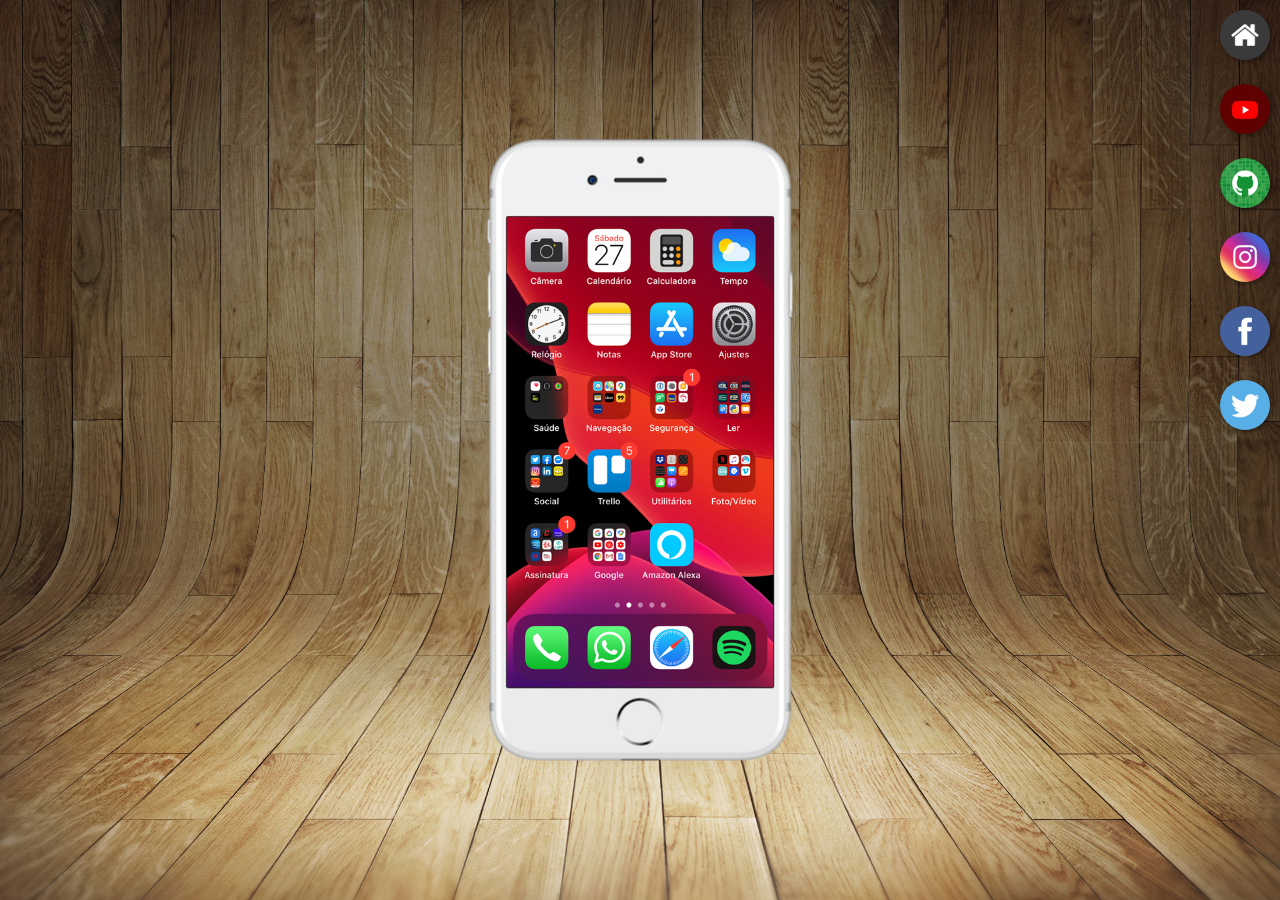
<file: index.html>
<!DOCTYPE html>
<html lang="pt-br">
<head>
    <meta charset="UTF-8">
    <meta name="viewport" content="width=device-width, initial-scale=1.0">
    <link rel="shortcut icon" href="imagens/favicon.ico" type="image/x-icon">
    <link rel="stylesheet" href="styles/style.css">
    <title>Redes Sociais</title>
</head>
<body>
    <main>
        <section id="telefone">
            <iframe src="home.html" name="tela" id="tela" frameborder="0">
                Seu navegador não é compatível com isso.
            </iframe>
        </section>
        <section id="redes-sociais">
            <a href="home.html" target="tela"><img src="imagens/logo-home.jpg" alt="Home"></a> <br>
            <a href="youtube.html" target="tela"><img src="imagens/logo-youtube.jpg" alt="youTube"></a> <br>
            <a href="github.html" target="tela"><img src="imagens/logo-github.jpg" alt="GitHub"></a> <br>
            <a href="instagram.html" target="tela"><img src="imagens/logo-instagram.jpg" alt="Instagram"></a> <br>
            <a href="facebook.html" target="tela"><img src="imagens/logo-facebook.jpg" alt="Facebook"></a> <br>
            <a href="twitter.html" target="tela"><img src="imagens/logo-twitter.jpg" alt="Twitter"></a> <br>
        </section>
    </main>
</body>
</html>
</file>
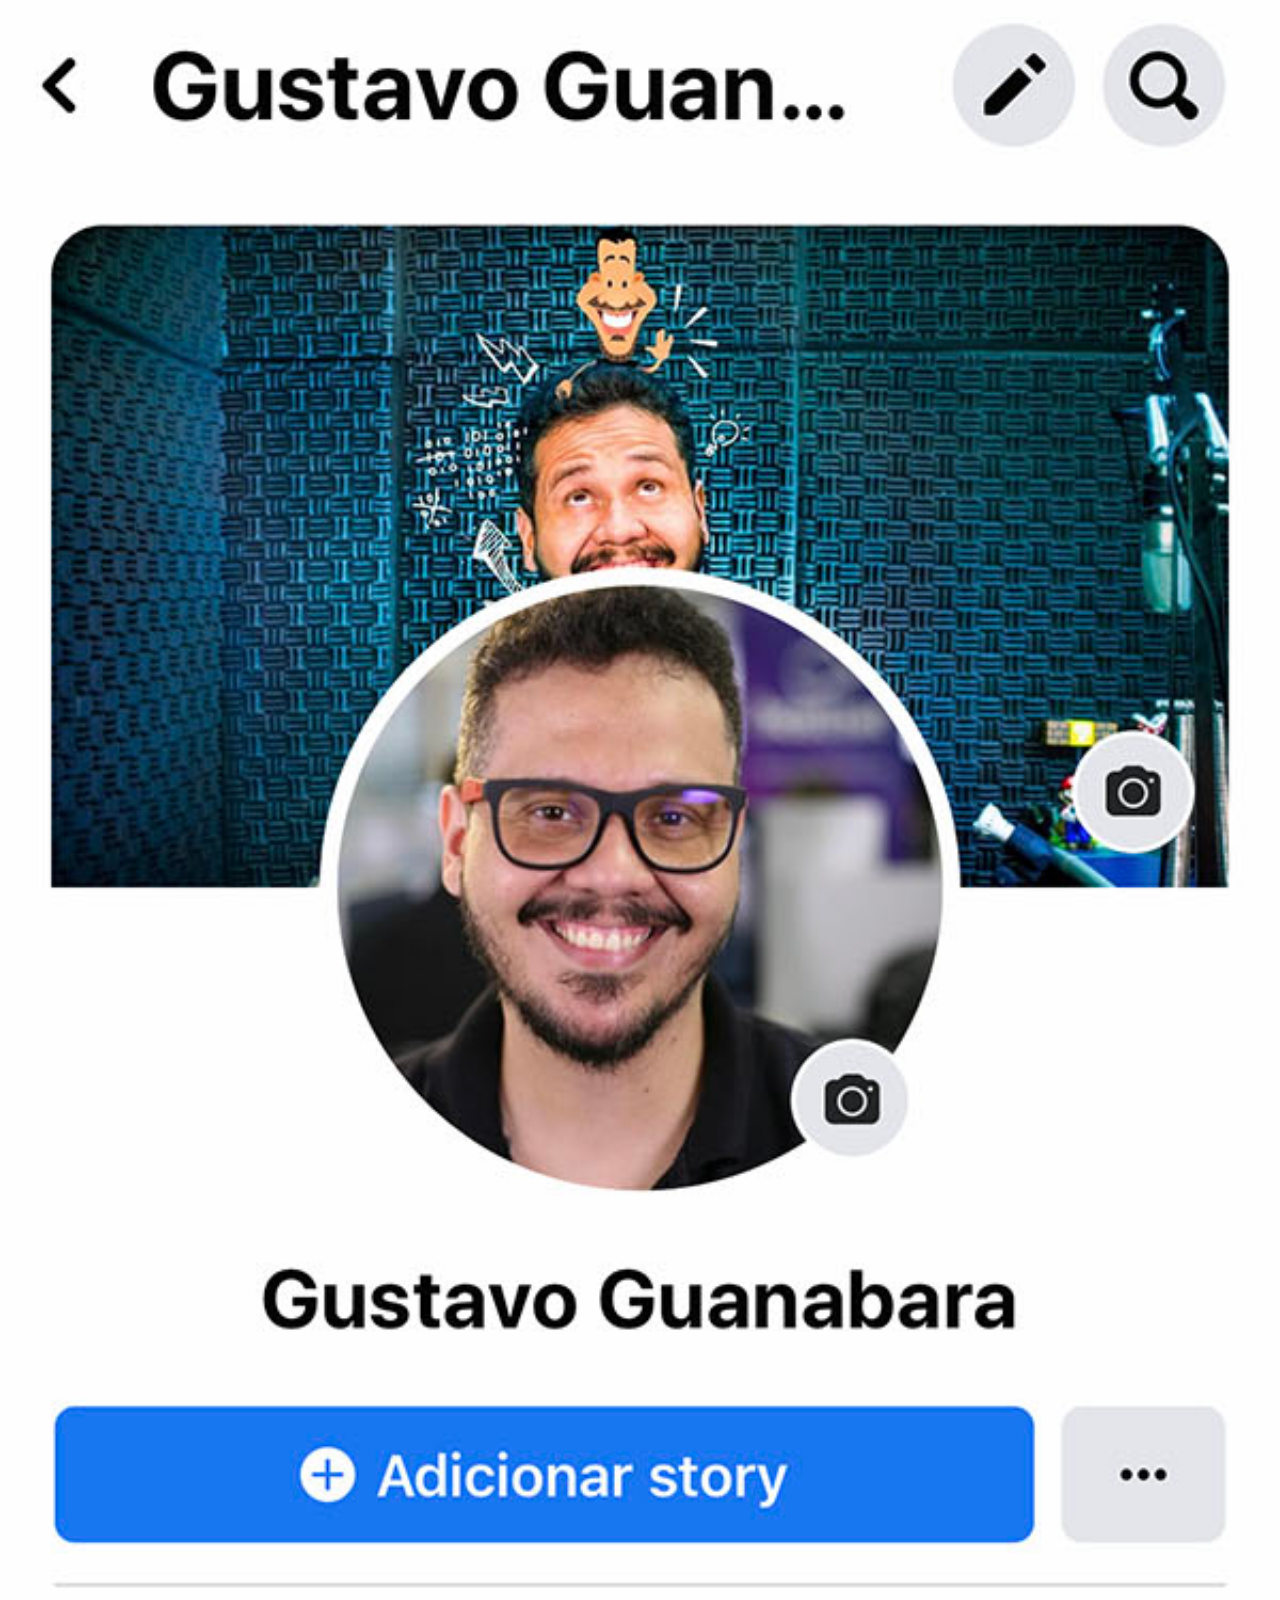
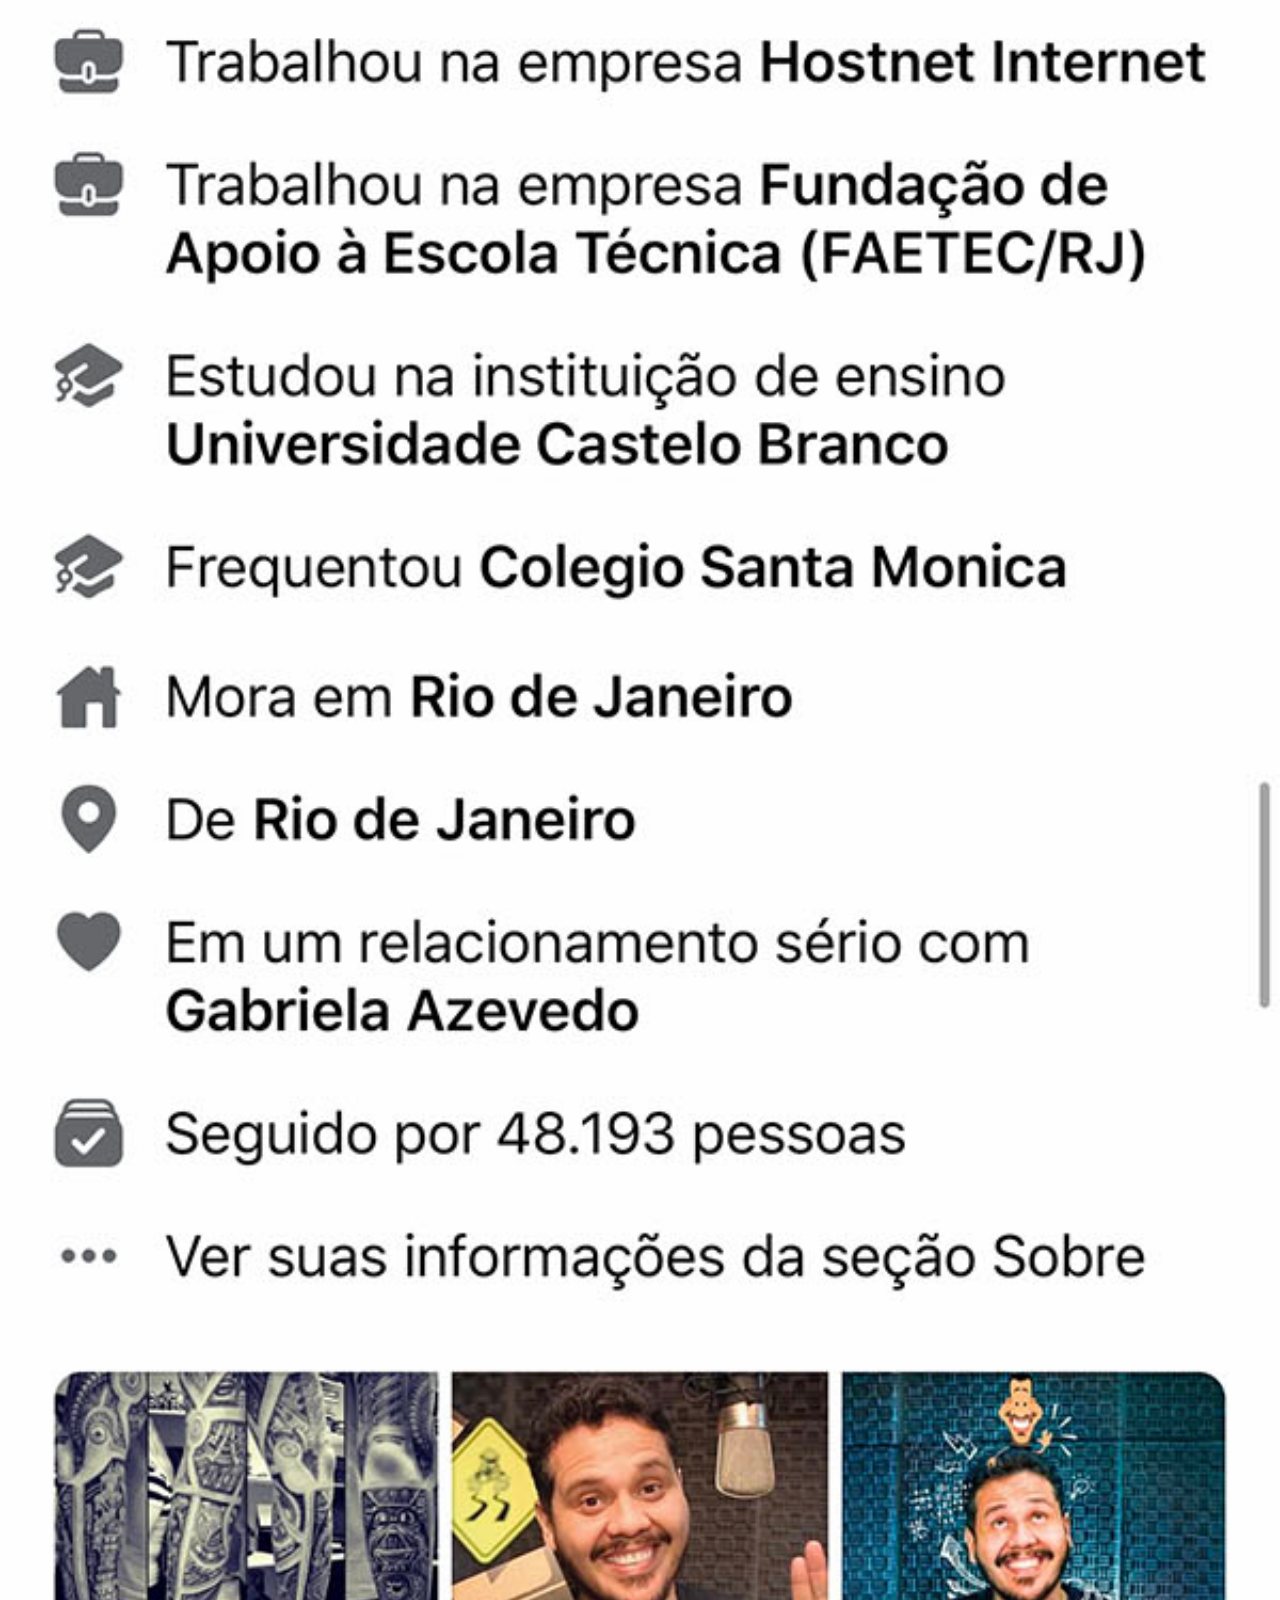
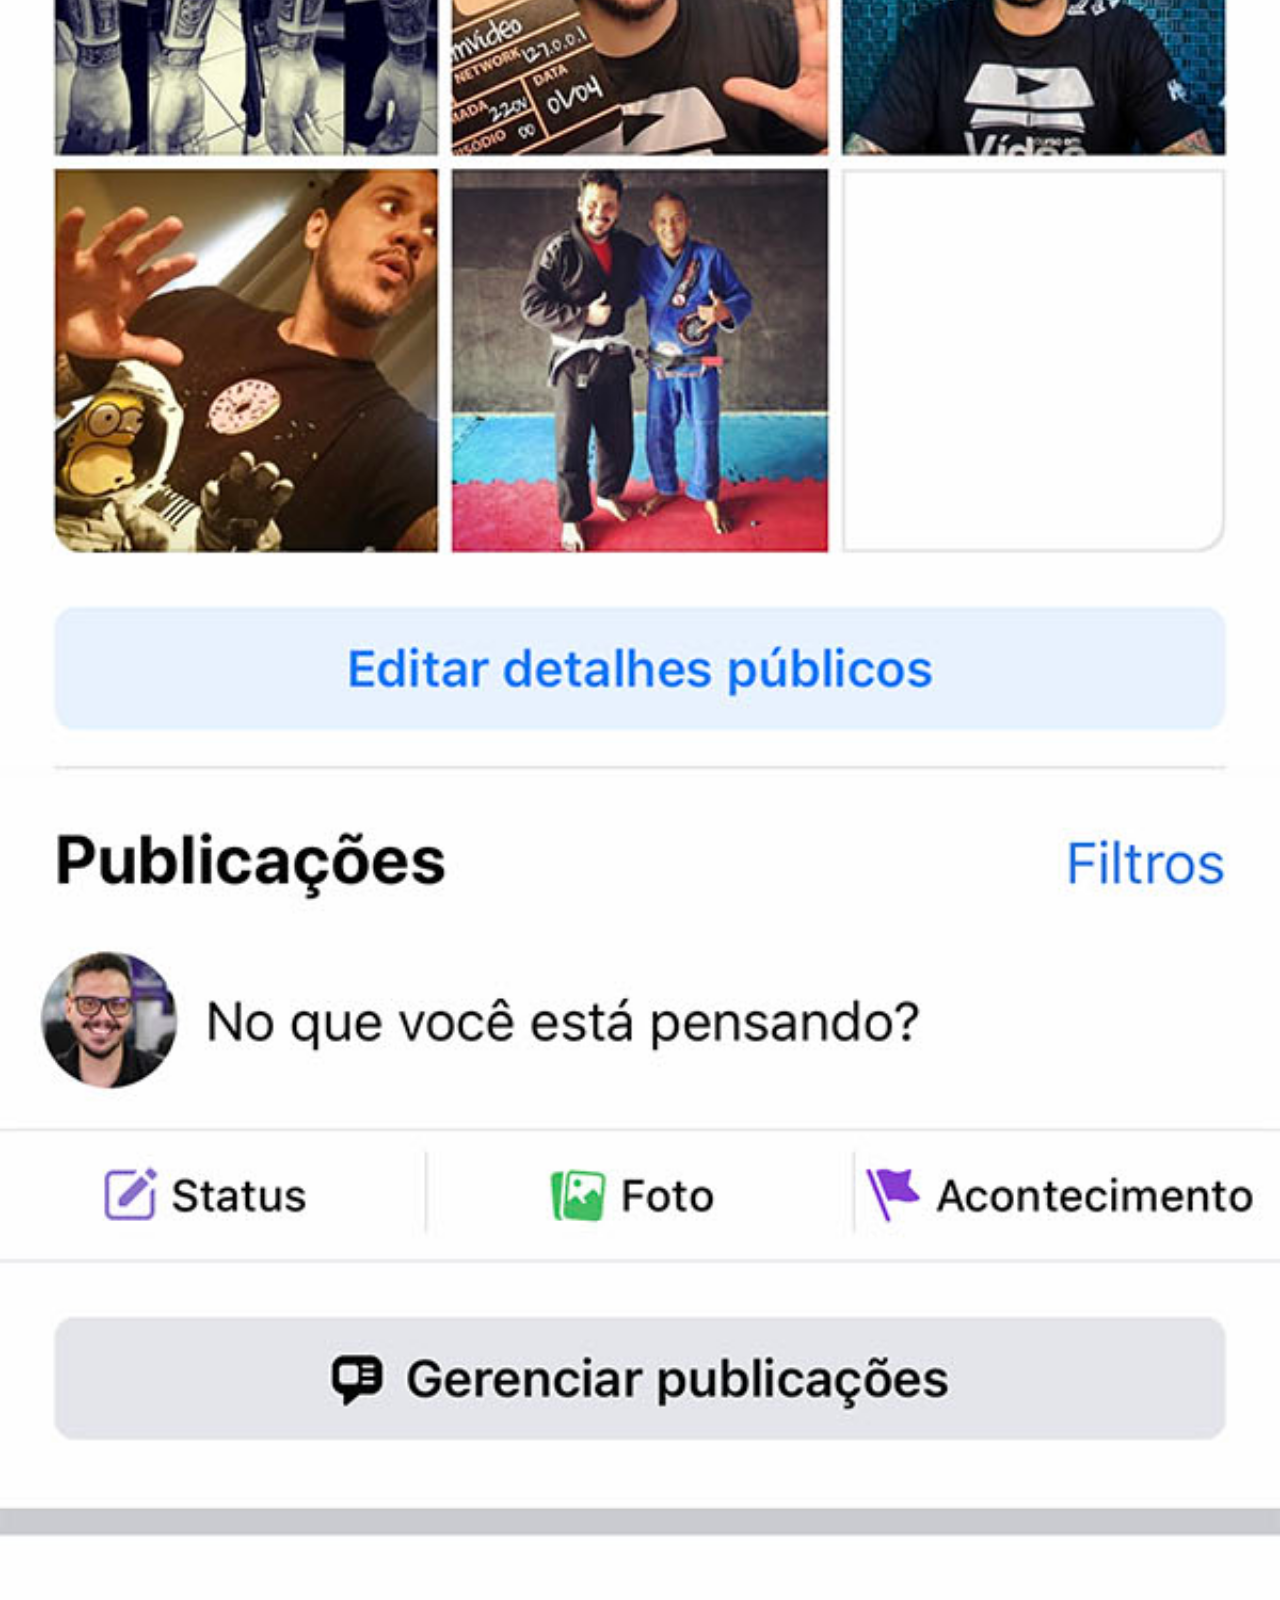
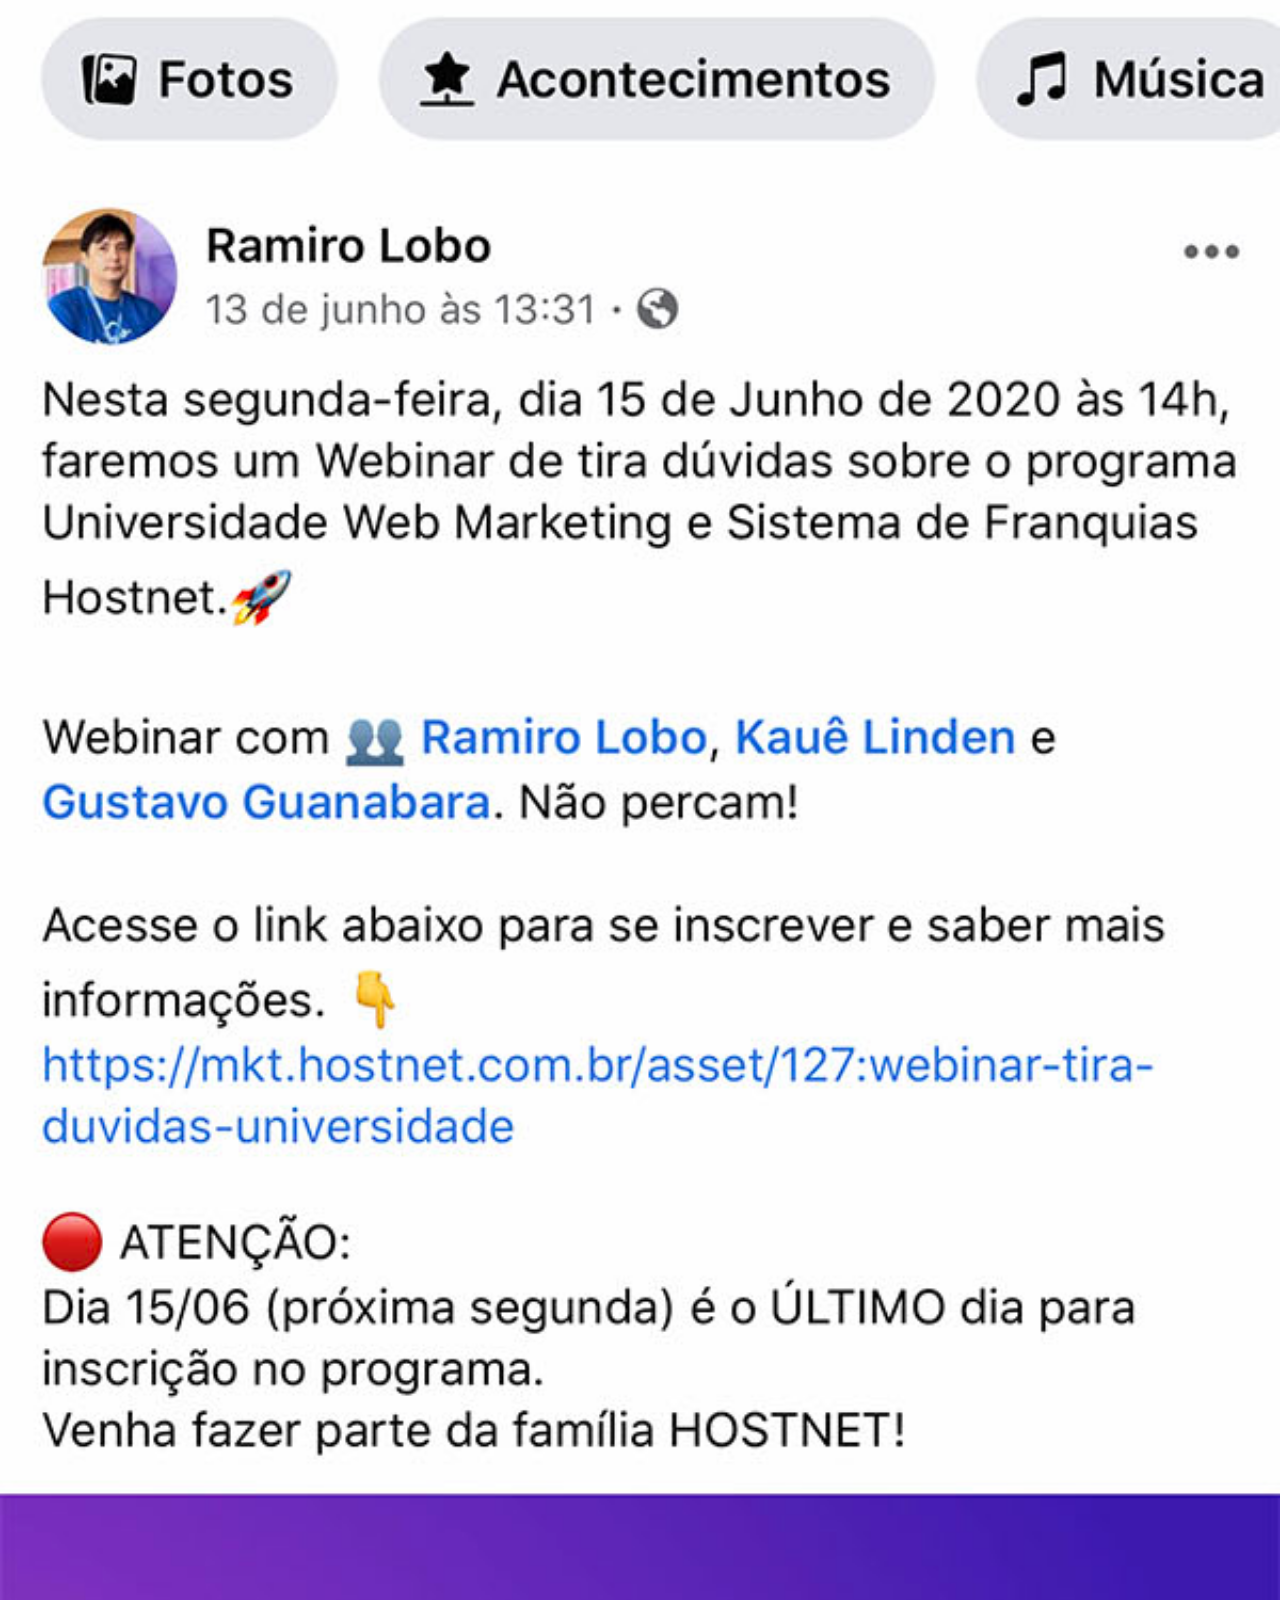
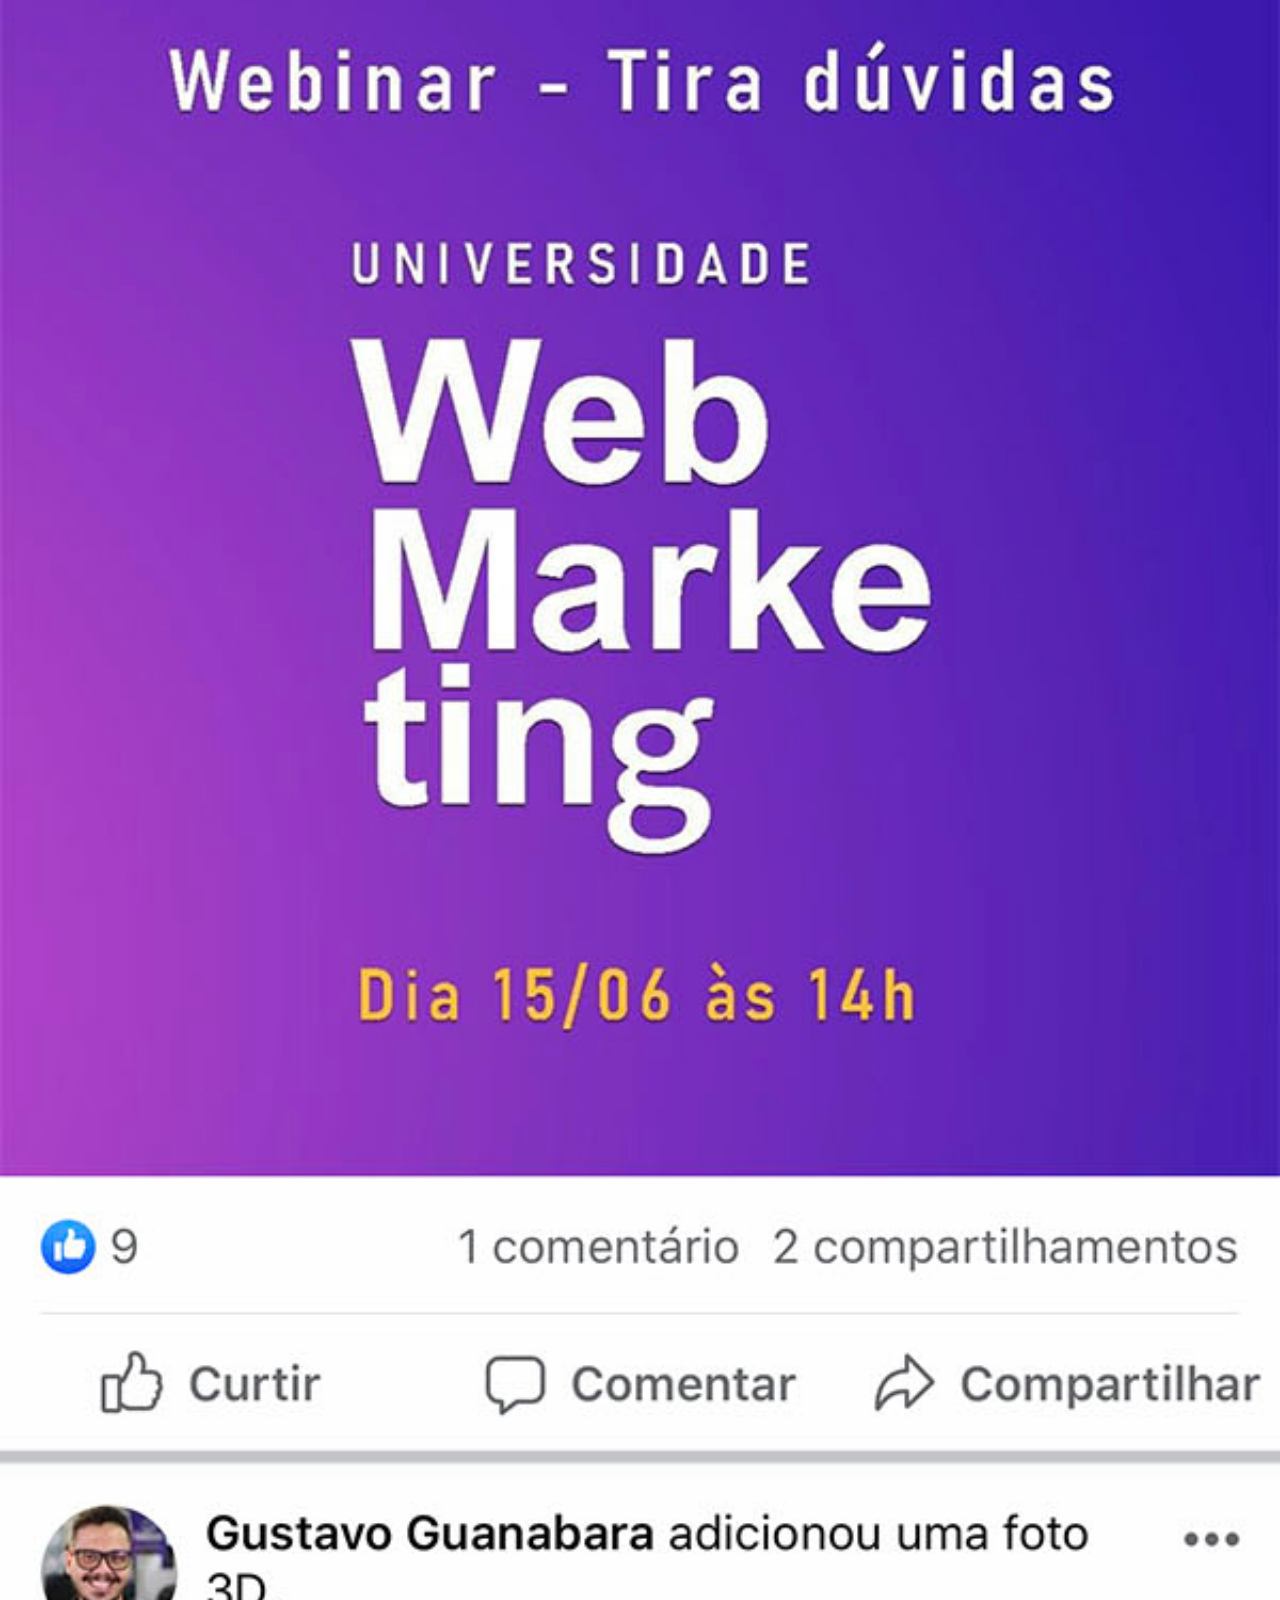
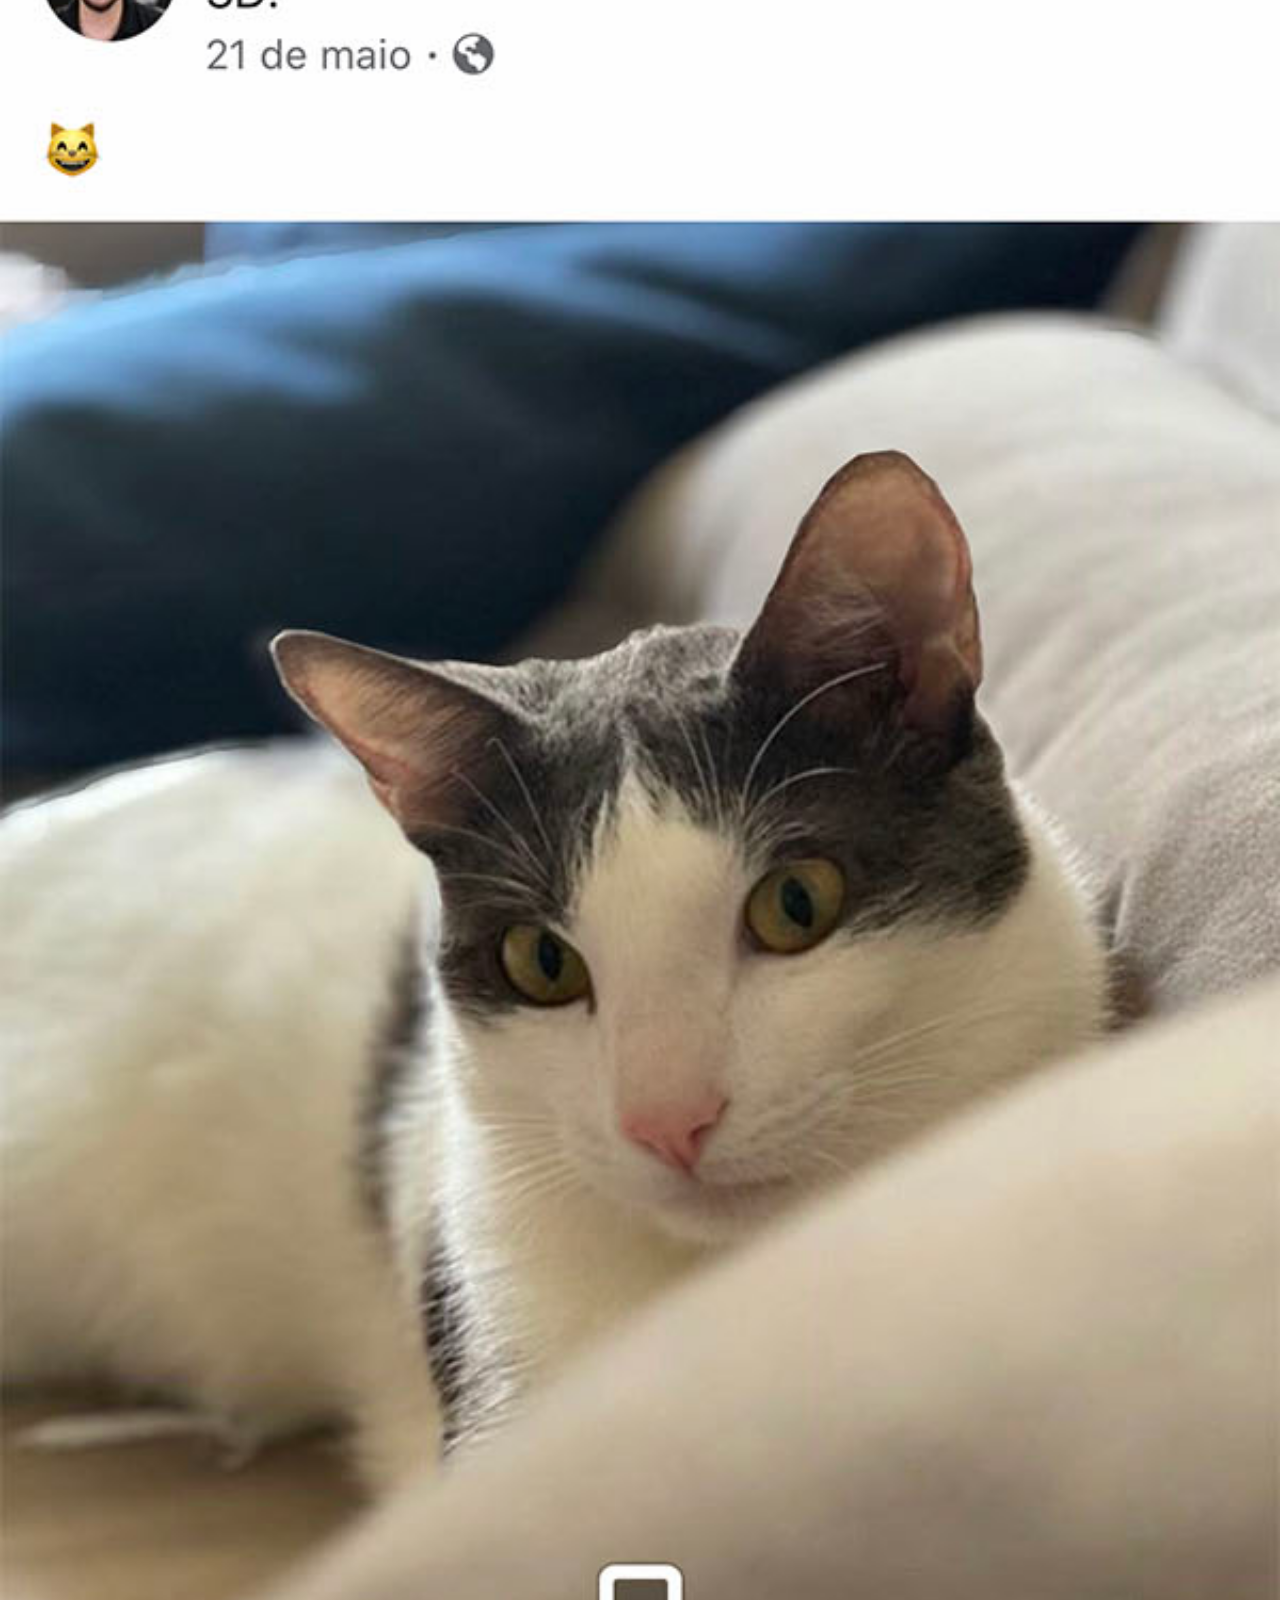
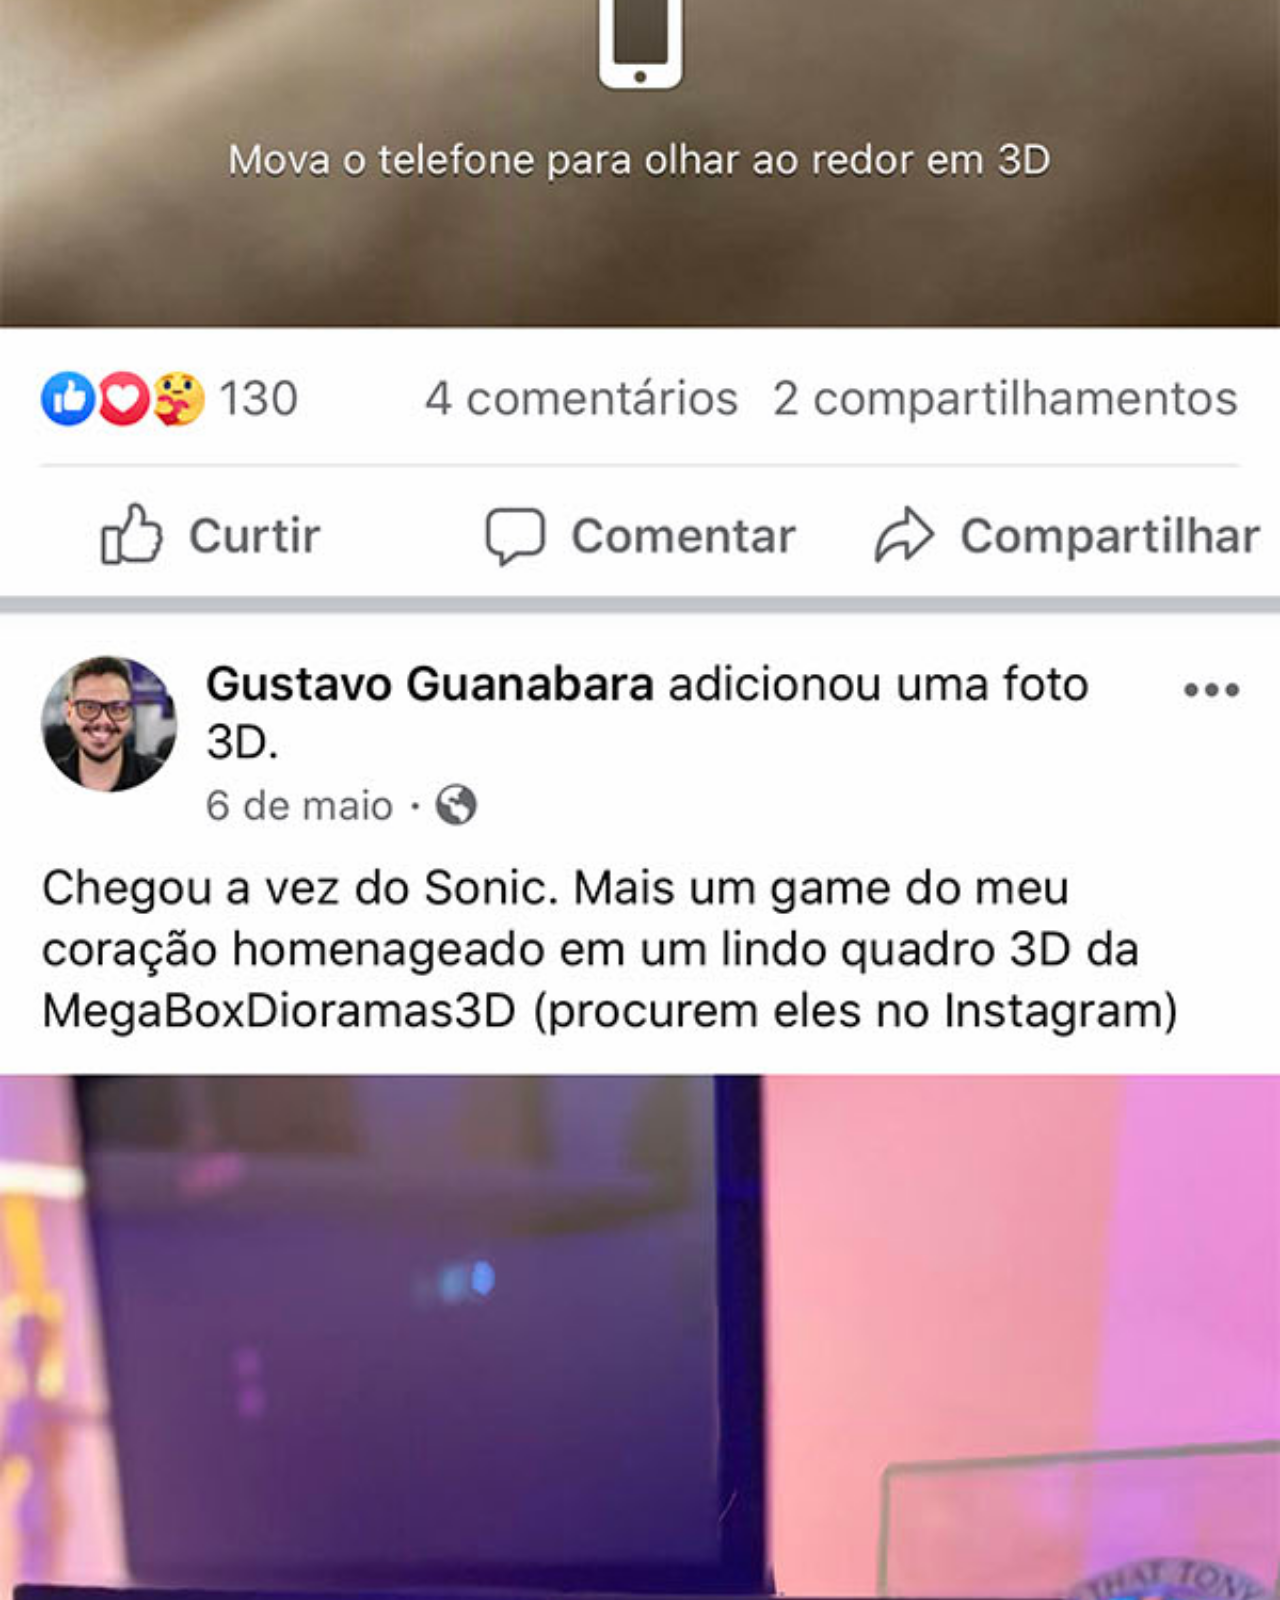
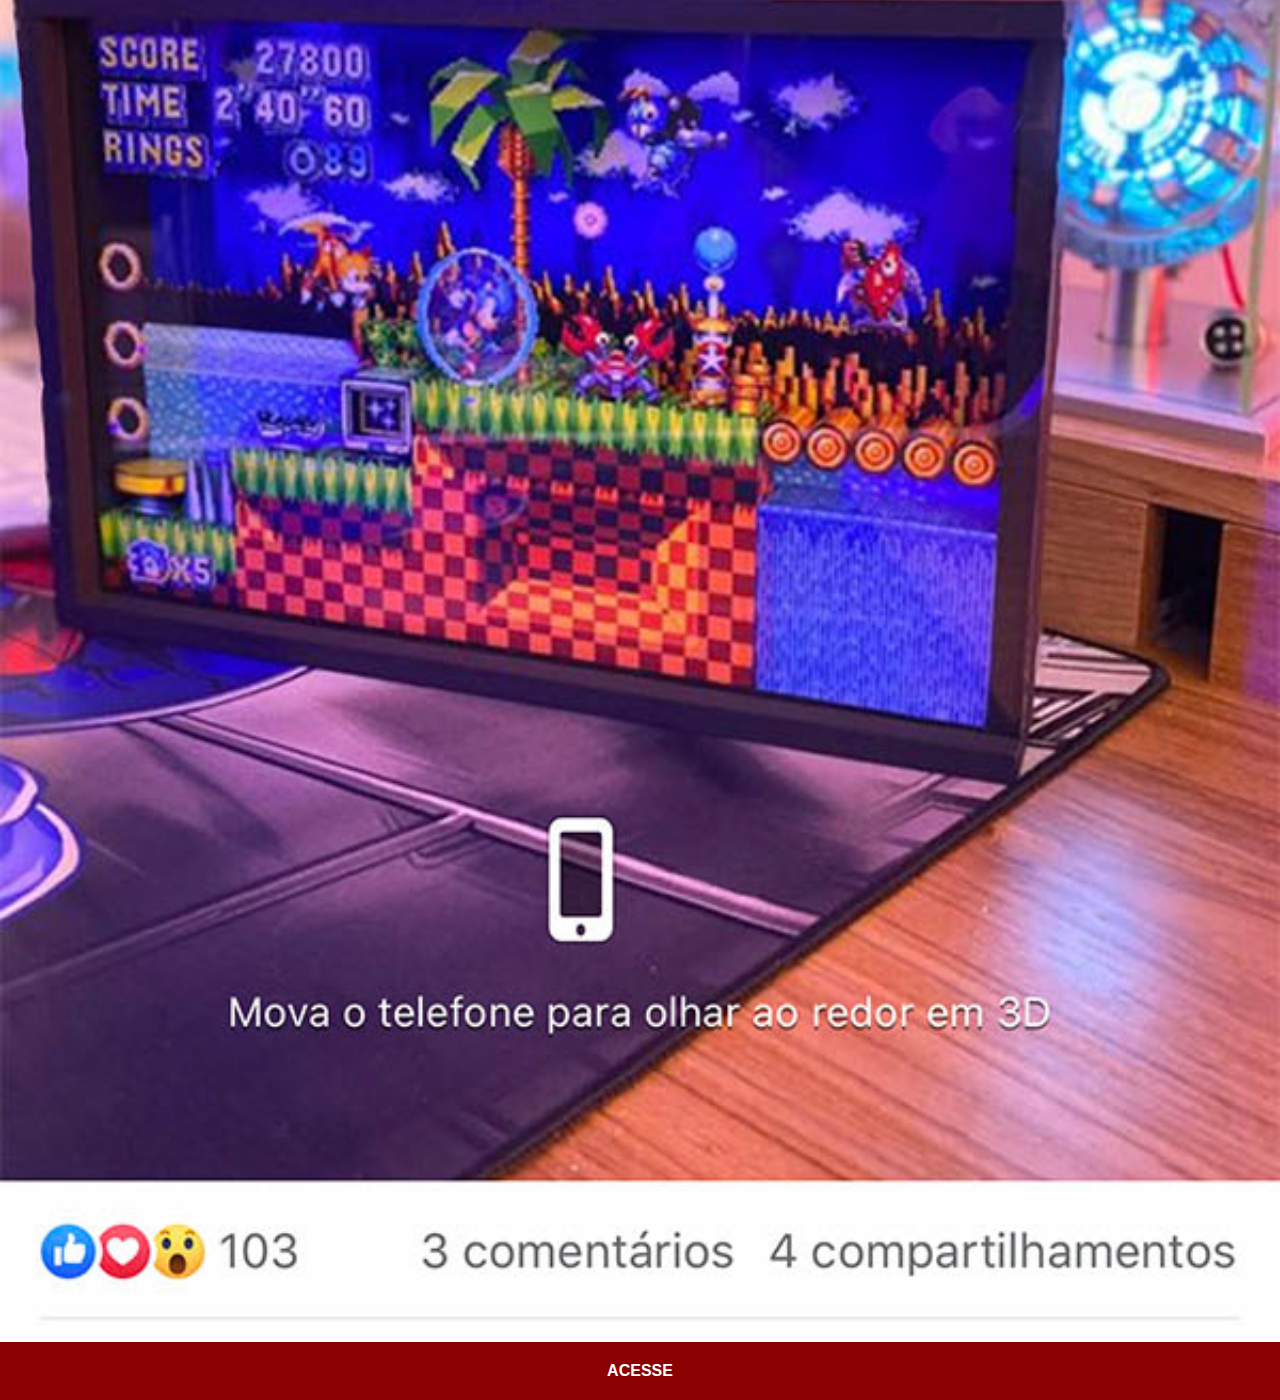
<file: facebook.html>
<!DOCTYPE html>
<html lang="pt-br">
<head>
    <meta charset="UTF-8">
    <meta name="viewport" content="width=device-width, initial-scale=1.0">
    <title>Facebook</title>
    <link rel="stylesheet" href="styles/social.css">
</head>
<body>
    <img src="imagens/tela-facebook.jpg" alt="Facebook"> <a href="https://www.facebook.com/?locale=pt_BR" target="_blank">ACESSE</a>
</body>
</html>
</file>
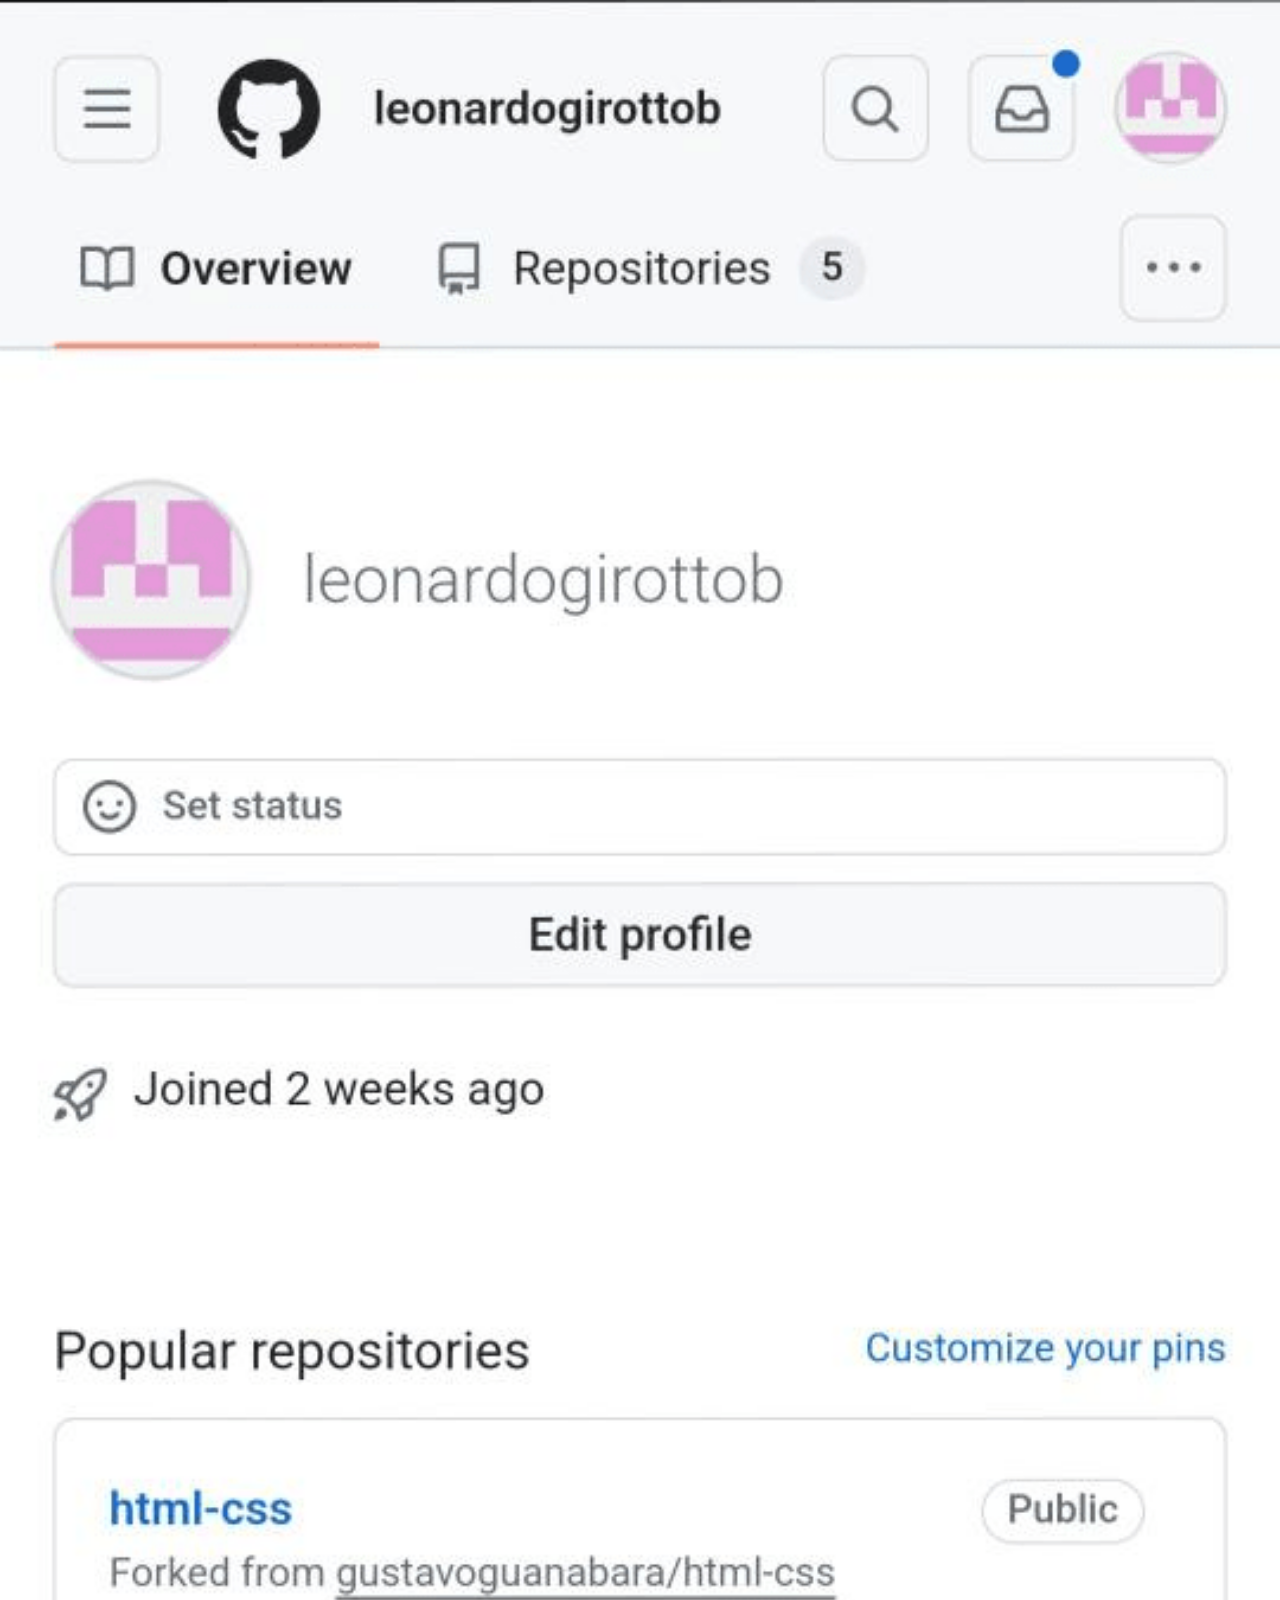
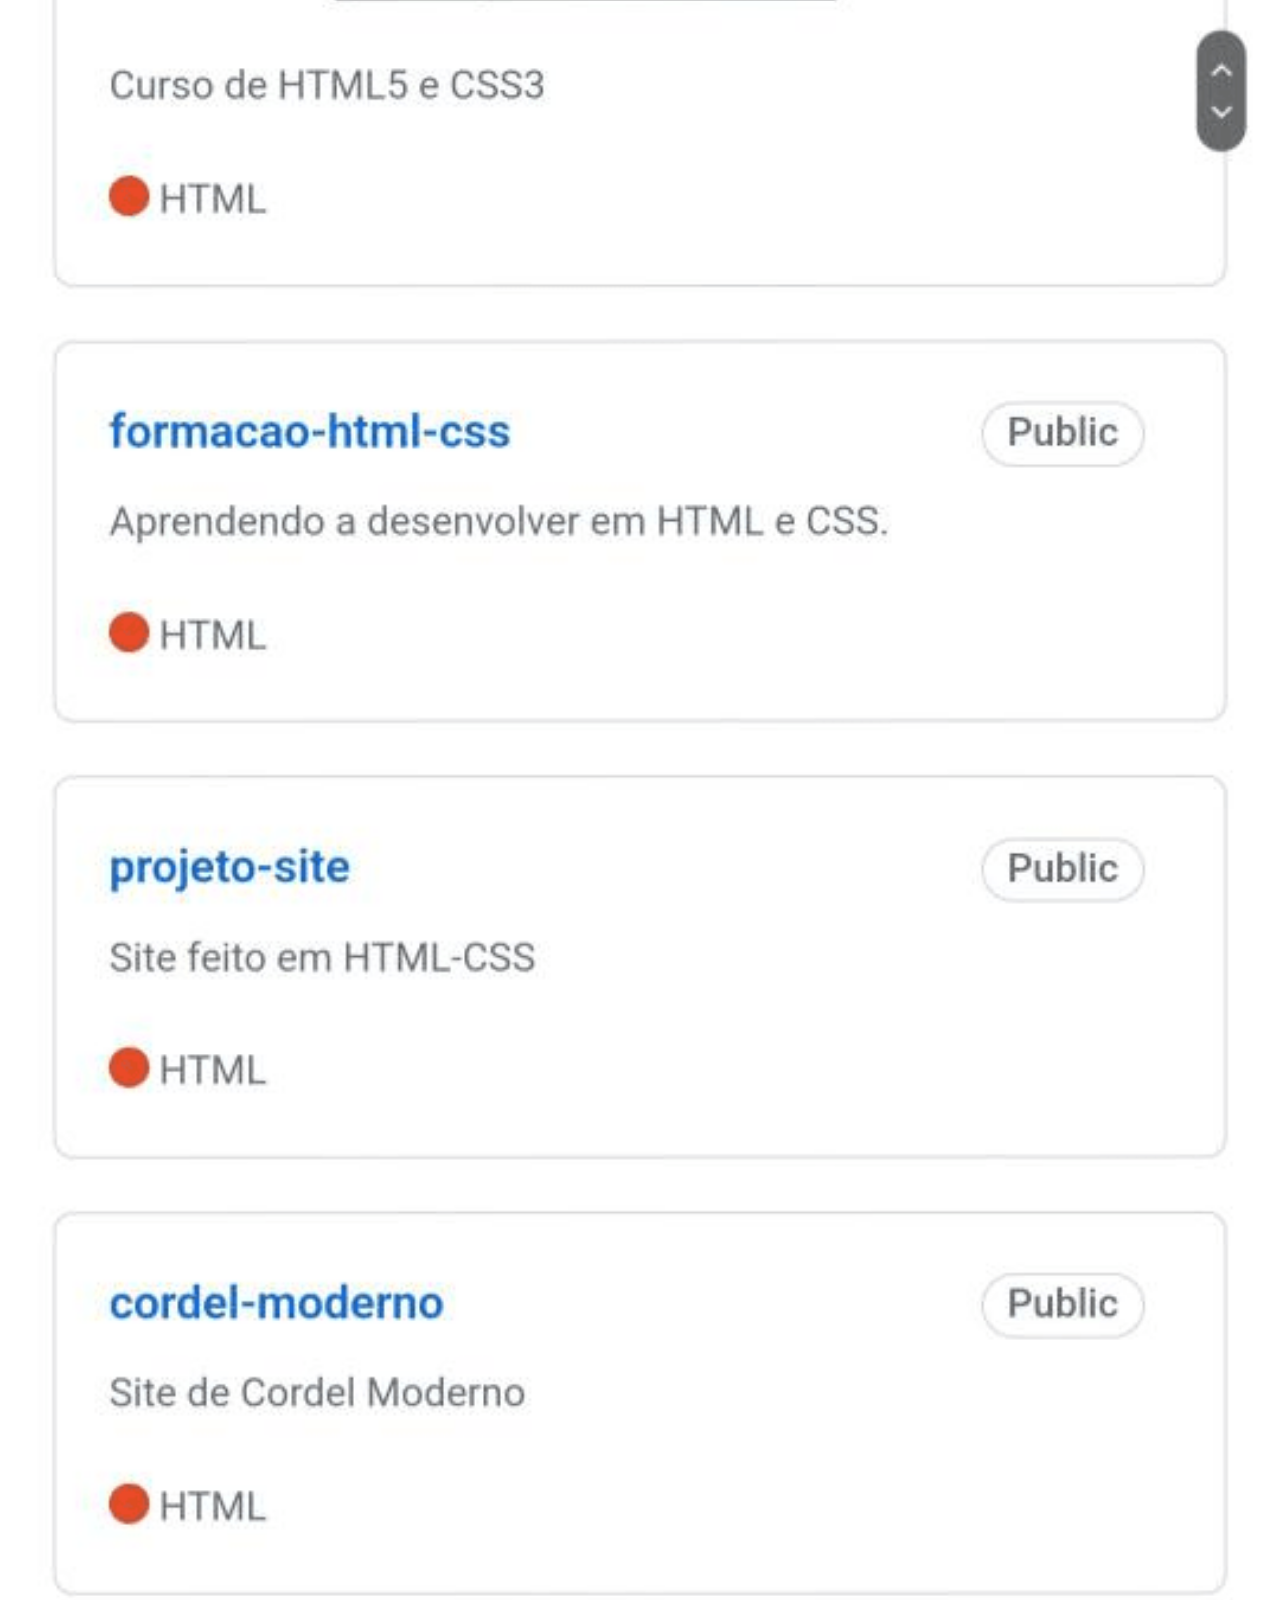
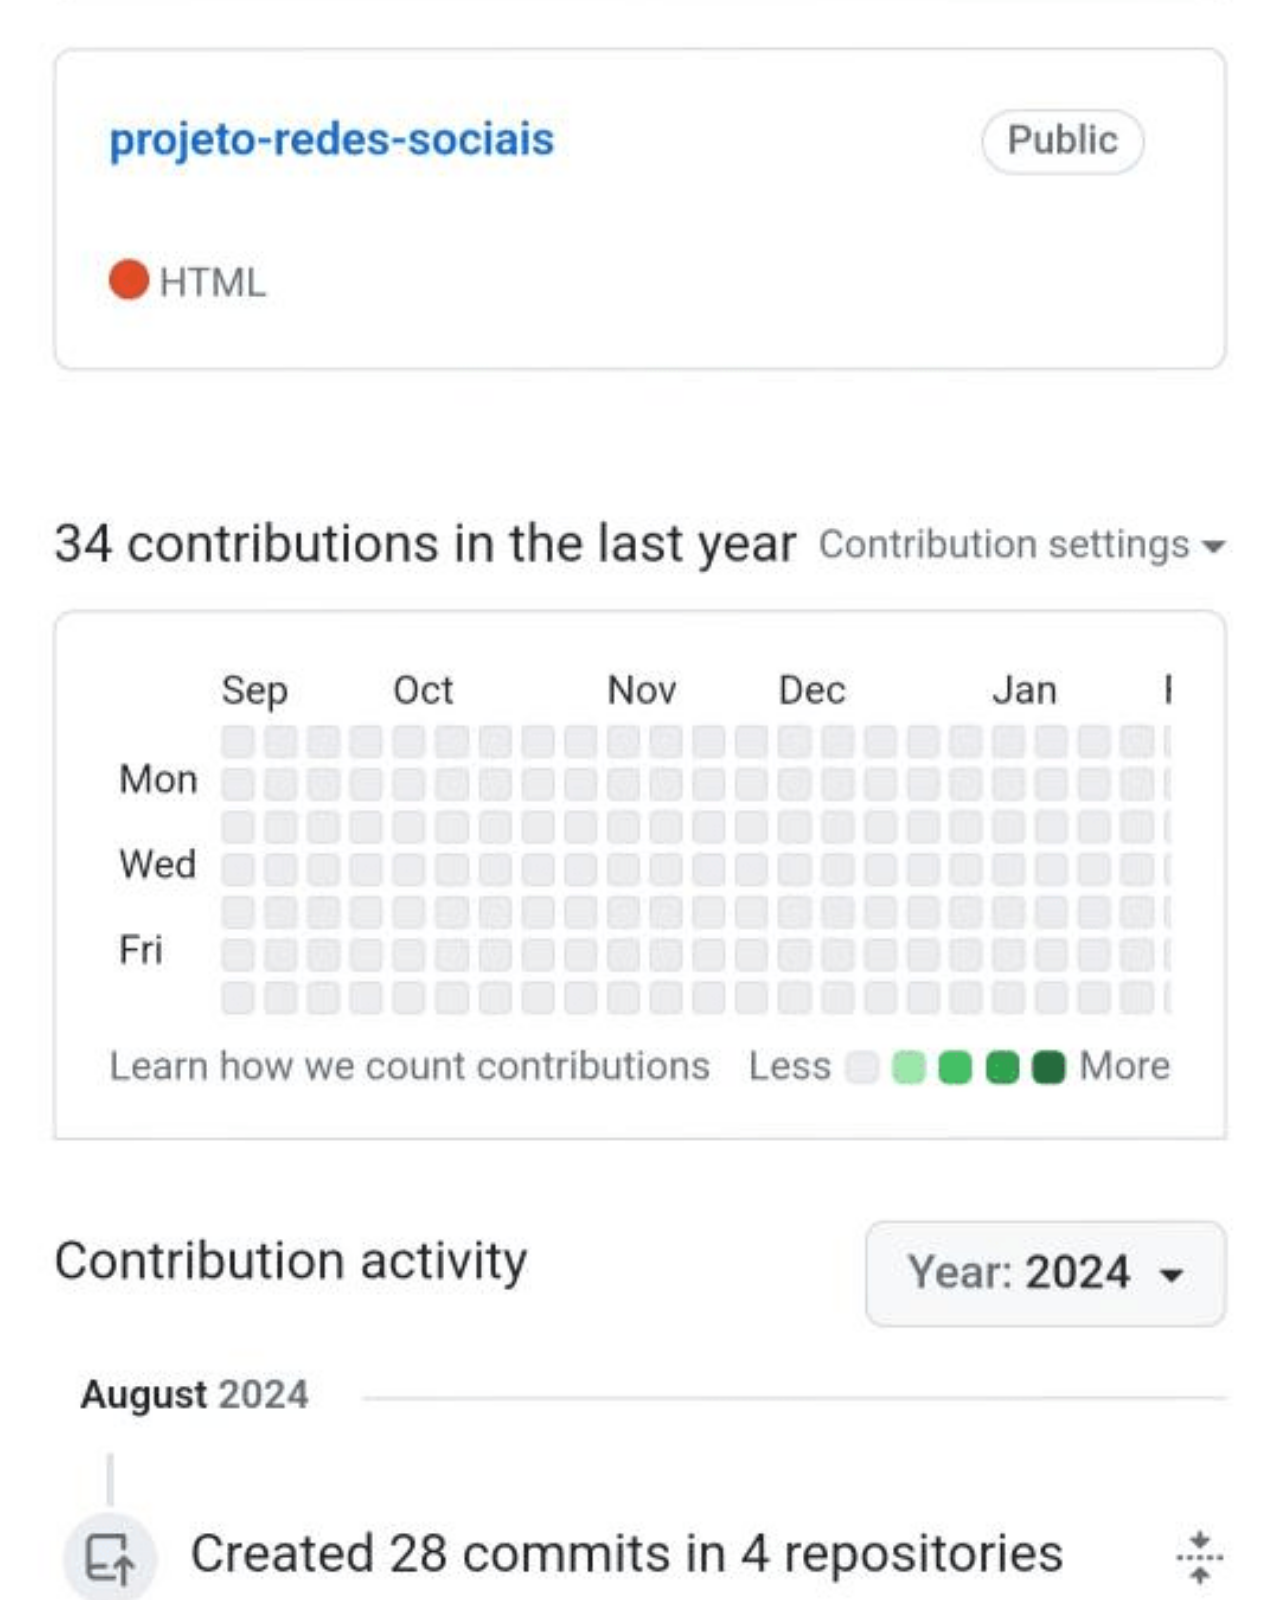
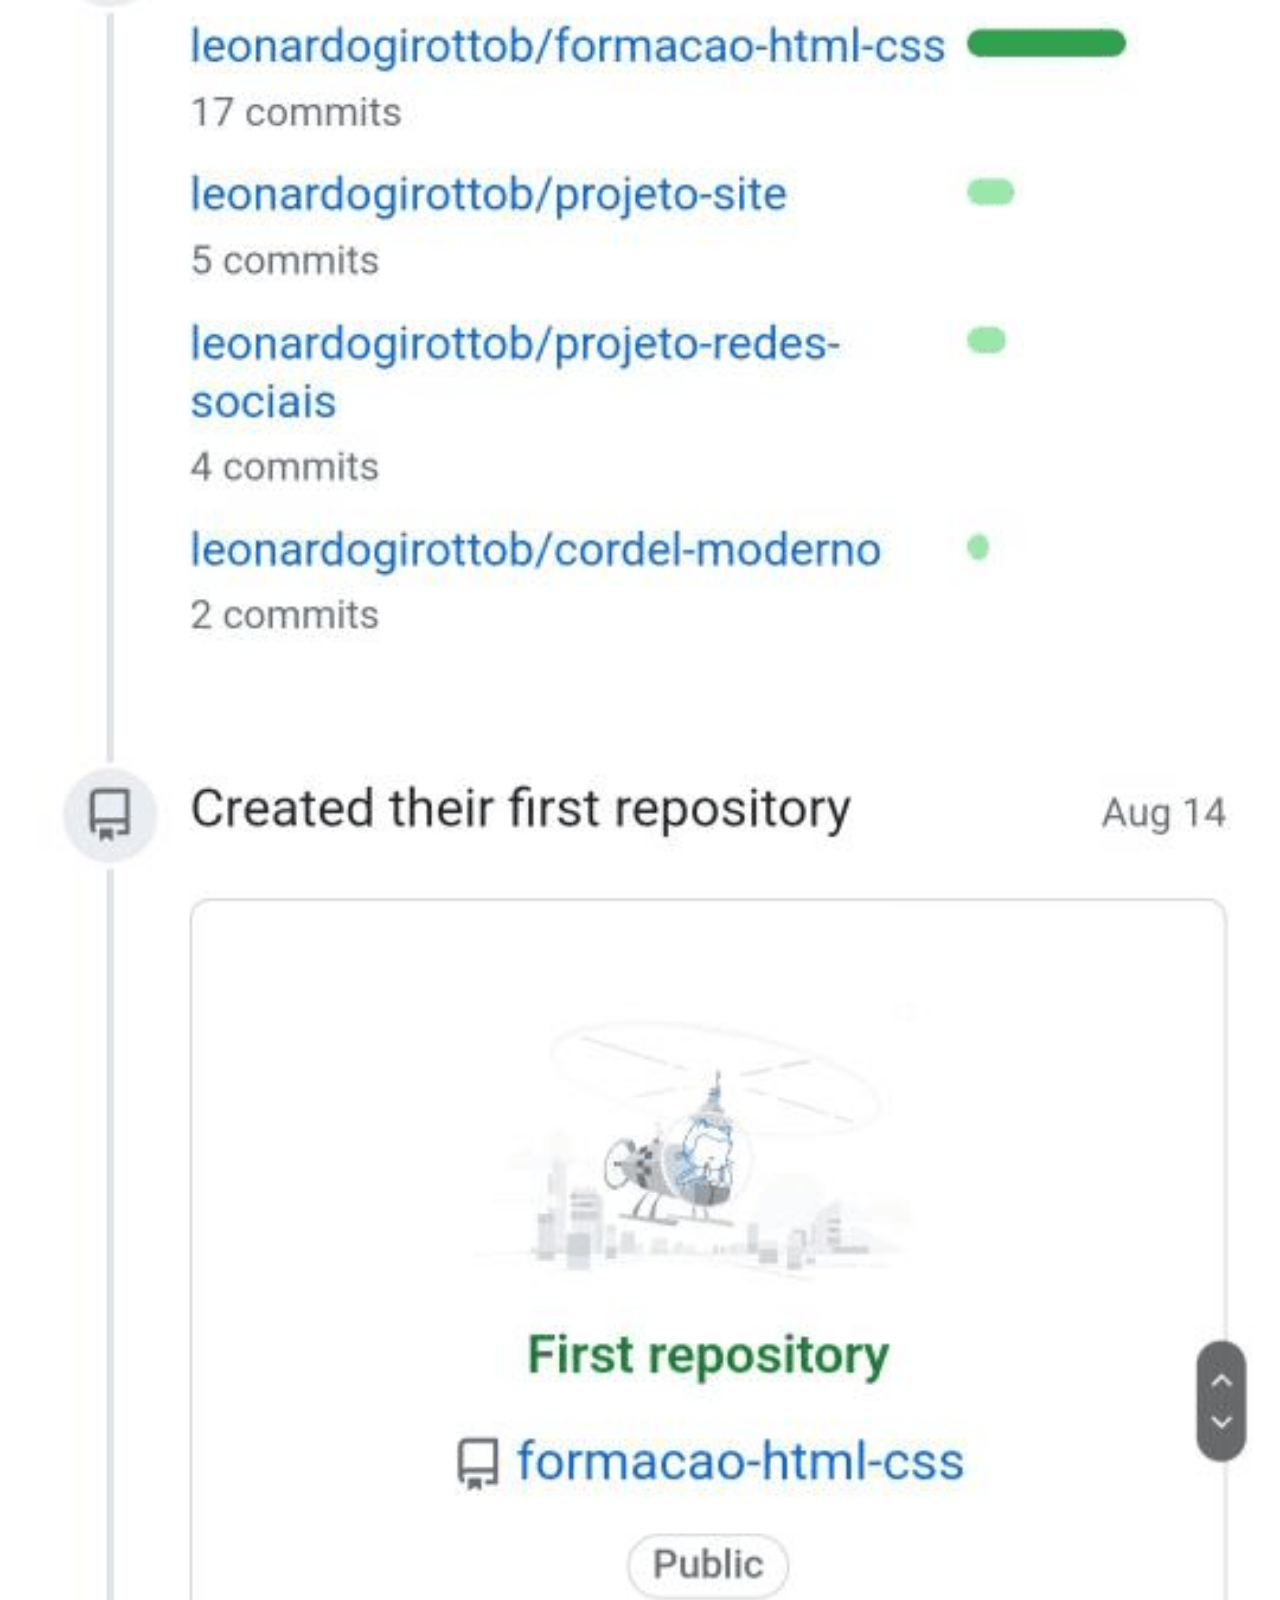
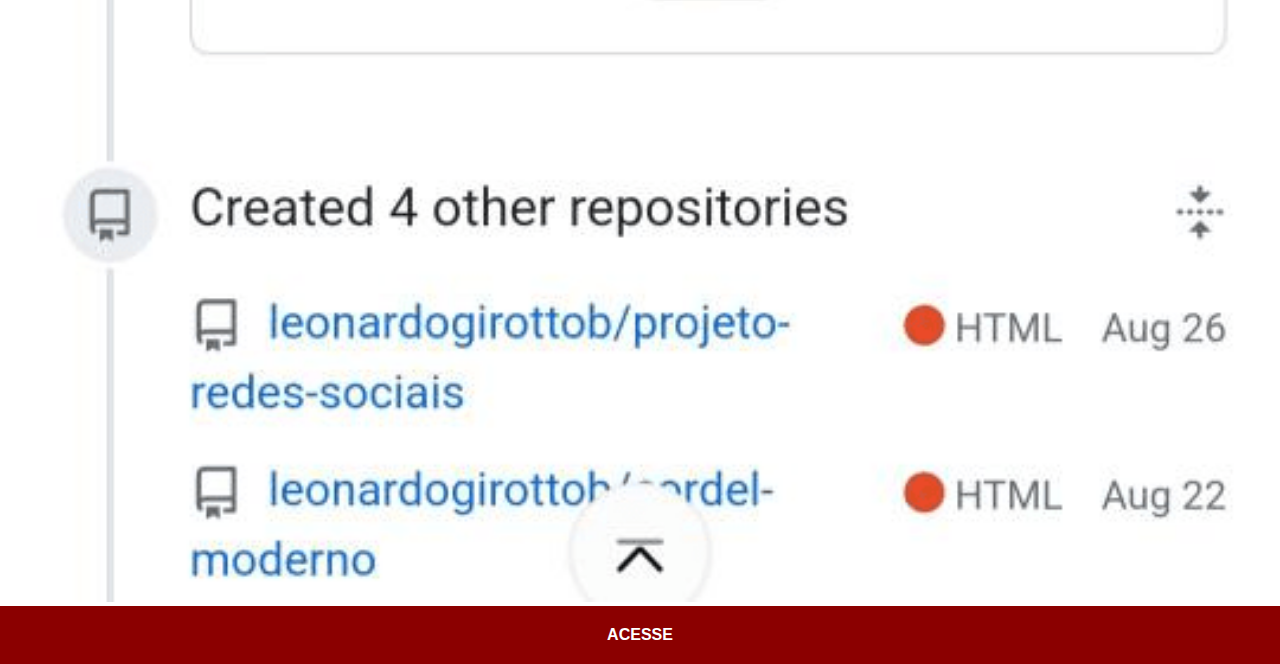
<file: github.html>
<!DOCTYPE html>
<html lang="pt-br">
<head>
    <meta charset="UTF-8">
    <meta name="viewport" content="width=device-width, initial-scale=1.0">
    <title>GitHub</title>
    <link rel="stylesheet" href="styles/social.css">
</head>
<body>
    <img src="imagens/tela-github.png" alt="GitHub"> <a href="https://github.com/leonardogirottob" target="_blank">ACESSE</a>
</body>
</html>
</file>
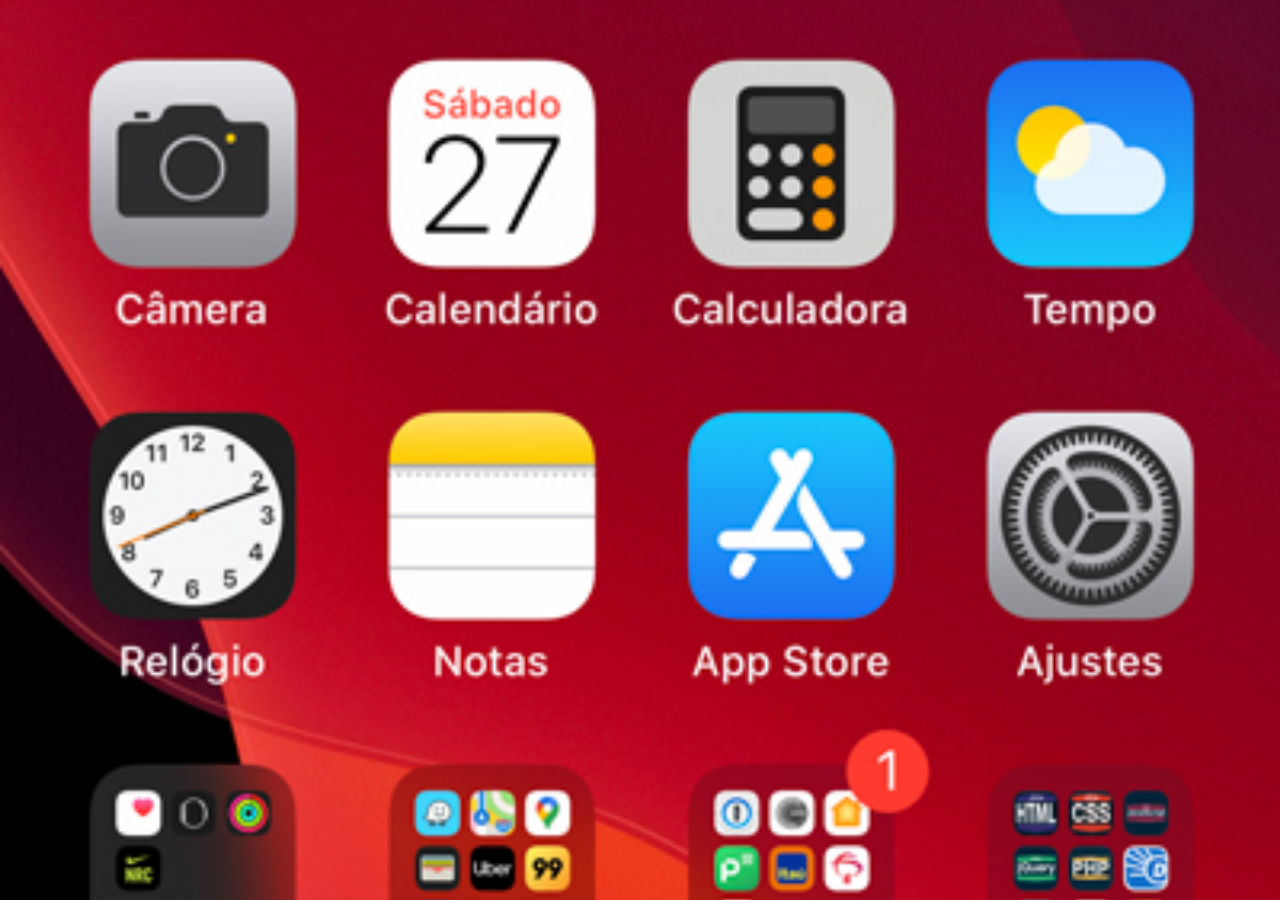
<file: home.html>
<!DOCTYPE html>
<html lang="pt-br">
<head>
    <meta charset="UTF-8">
    <meta name="viewport" content="width=device-width, initial-scale=1.0">
    <link rel="stylesheet" href="styles/style.css">
    <title>Home</title>
    <style>
        * {
            margin: 0px;
            height: 0px;
        }

        body {
            width: 100vw;
            height: 100vh;
            background: black url('imagens/tela-home.jpg') no-repeat top center;
            background-size: cover;
        }
    </style>
</head>
<body>
    
</body>
</html>
</file>
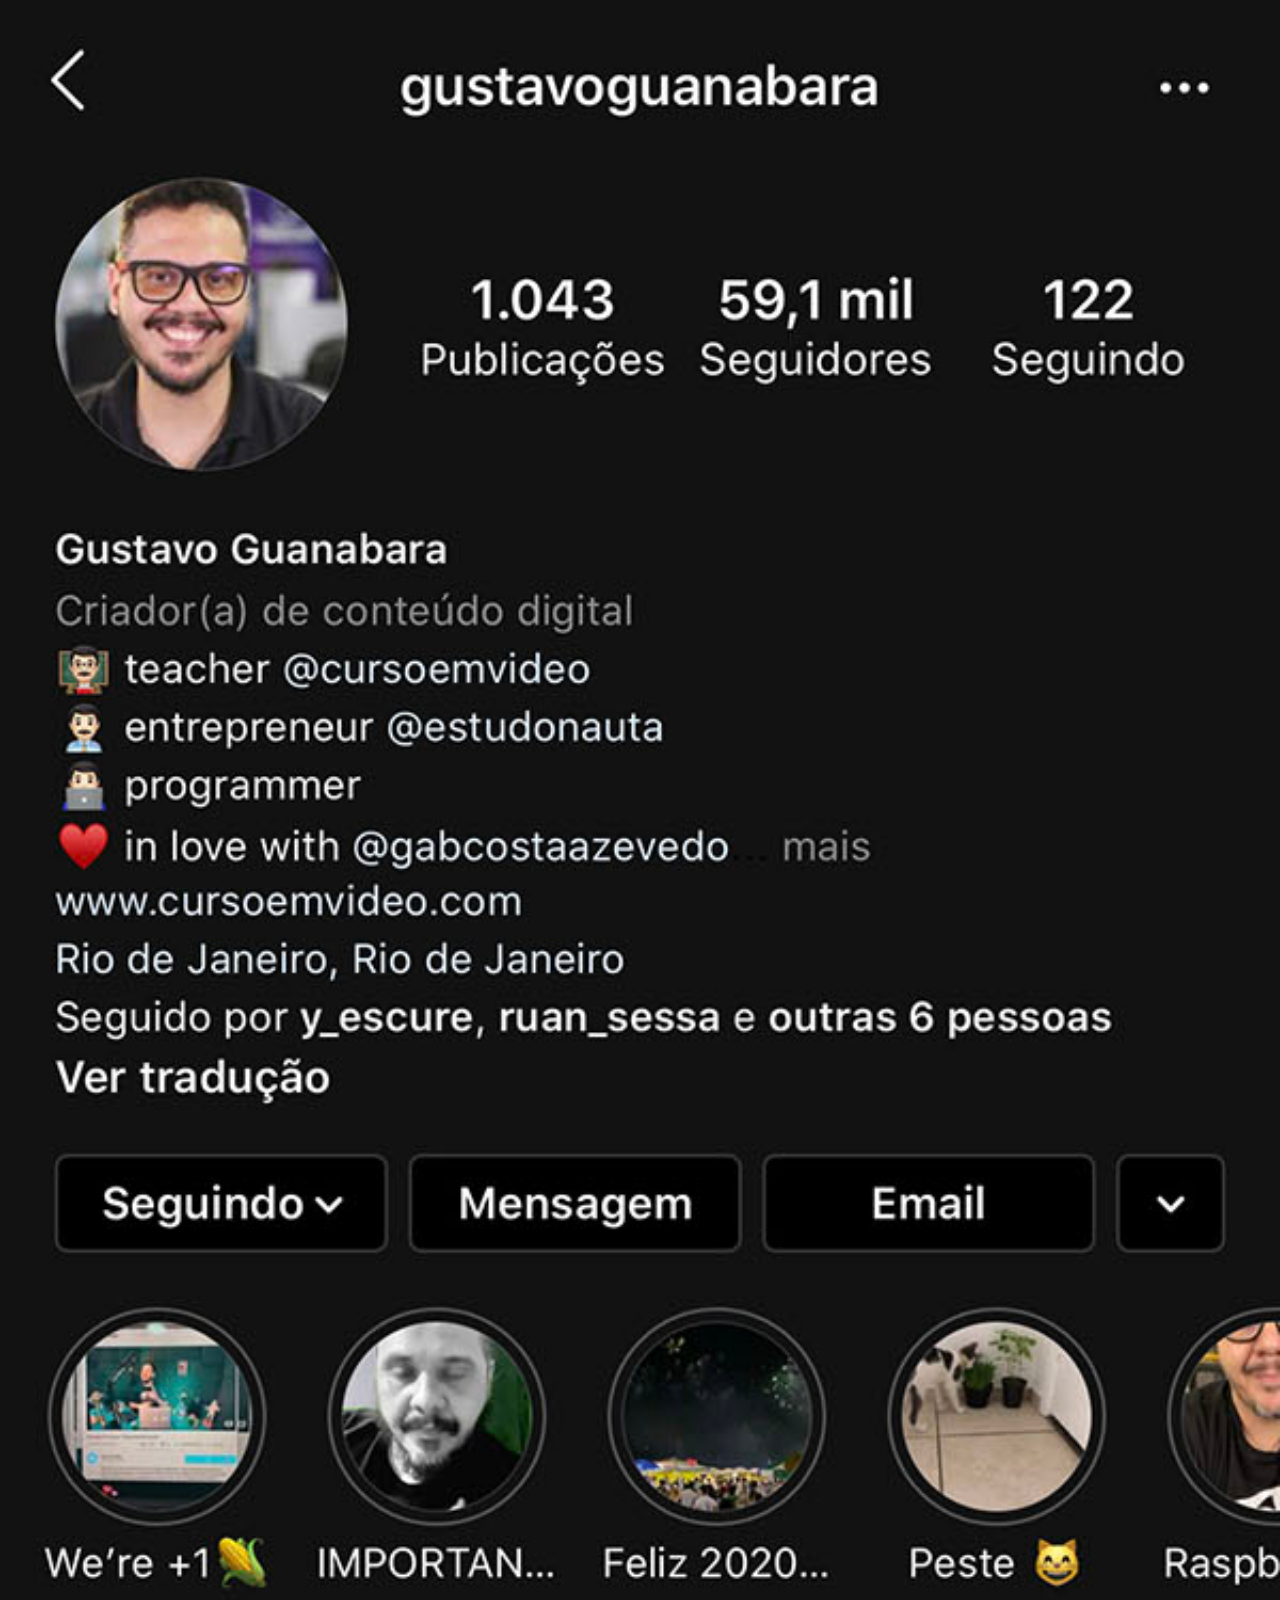
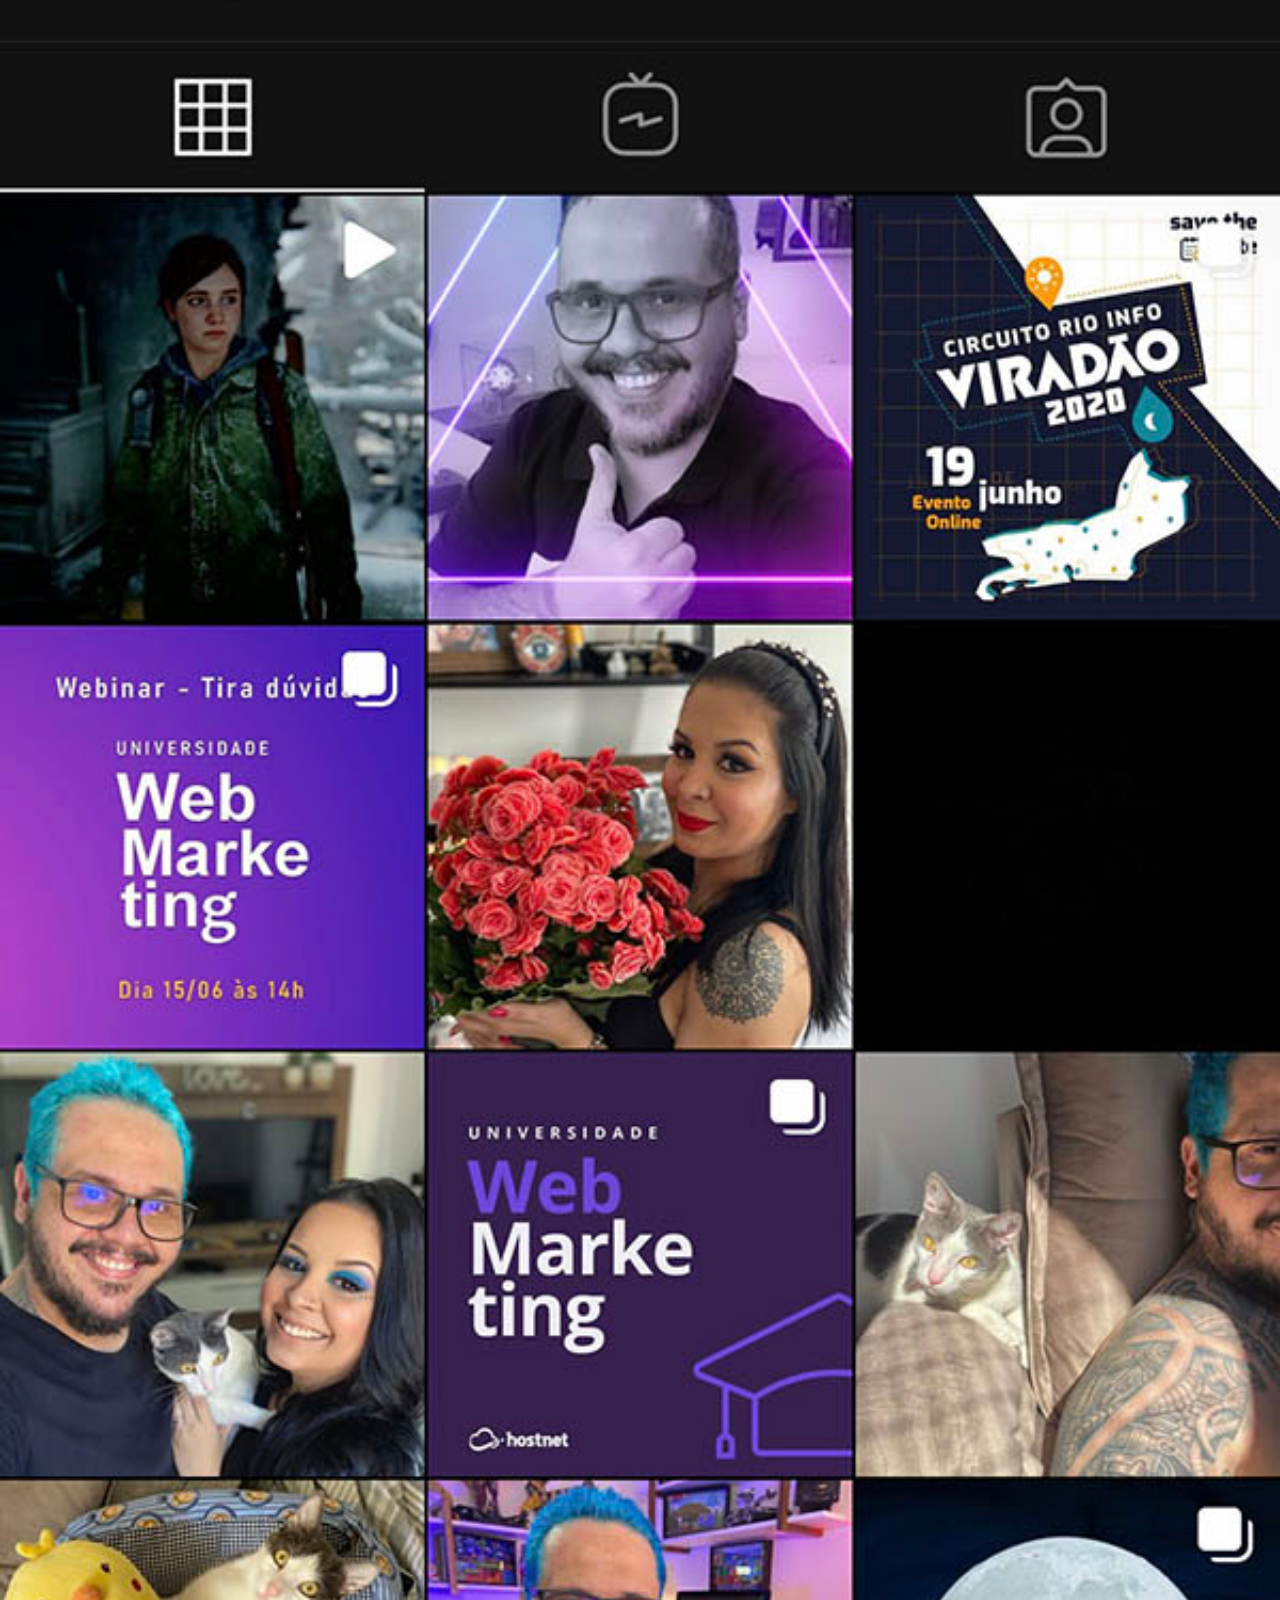
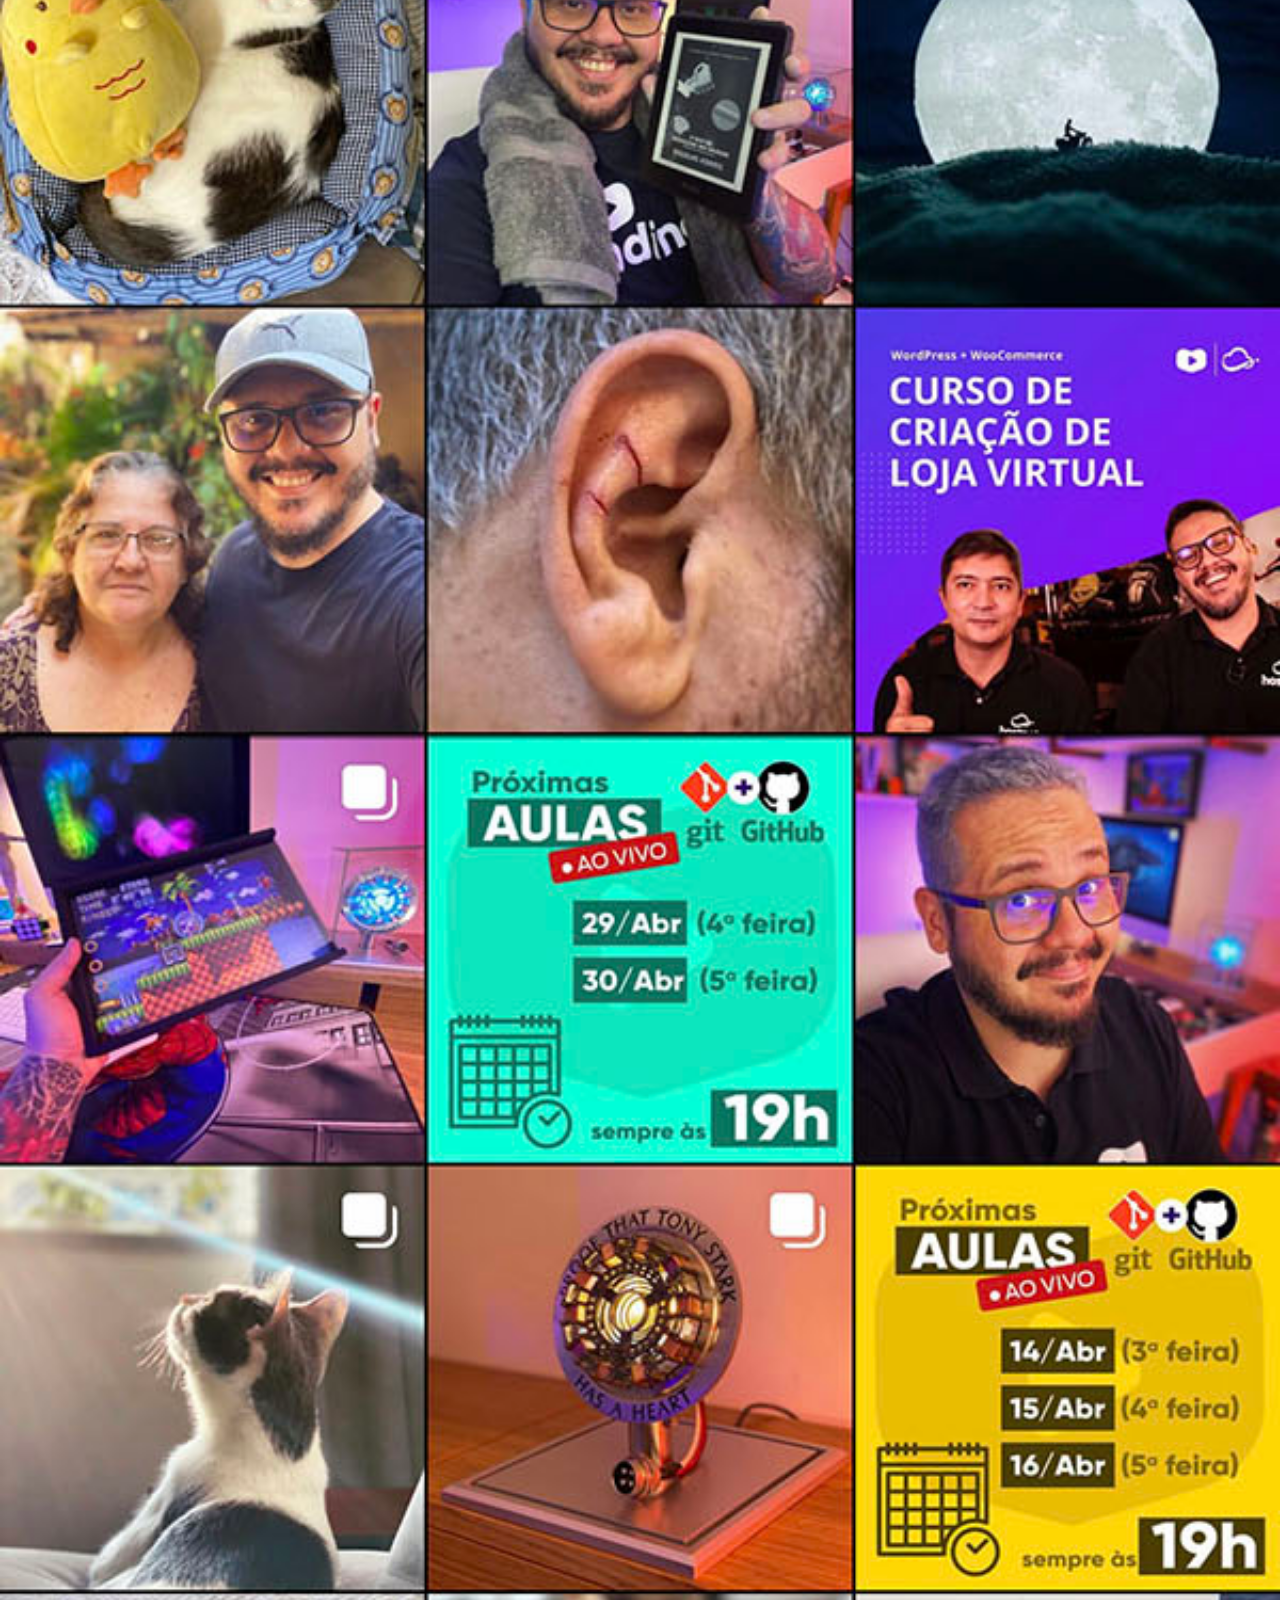
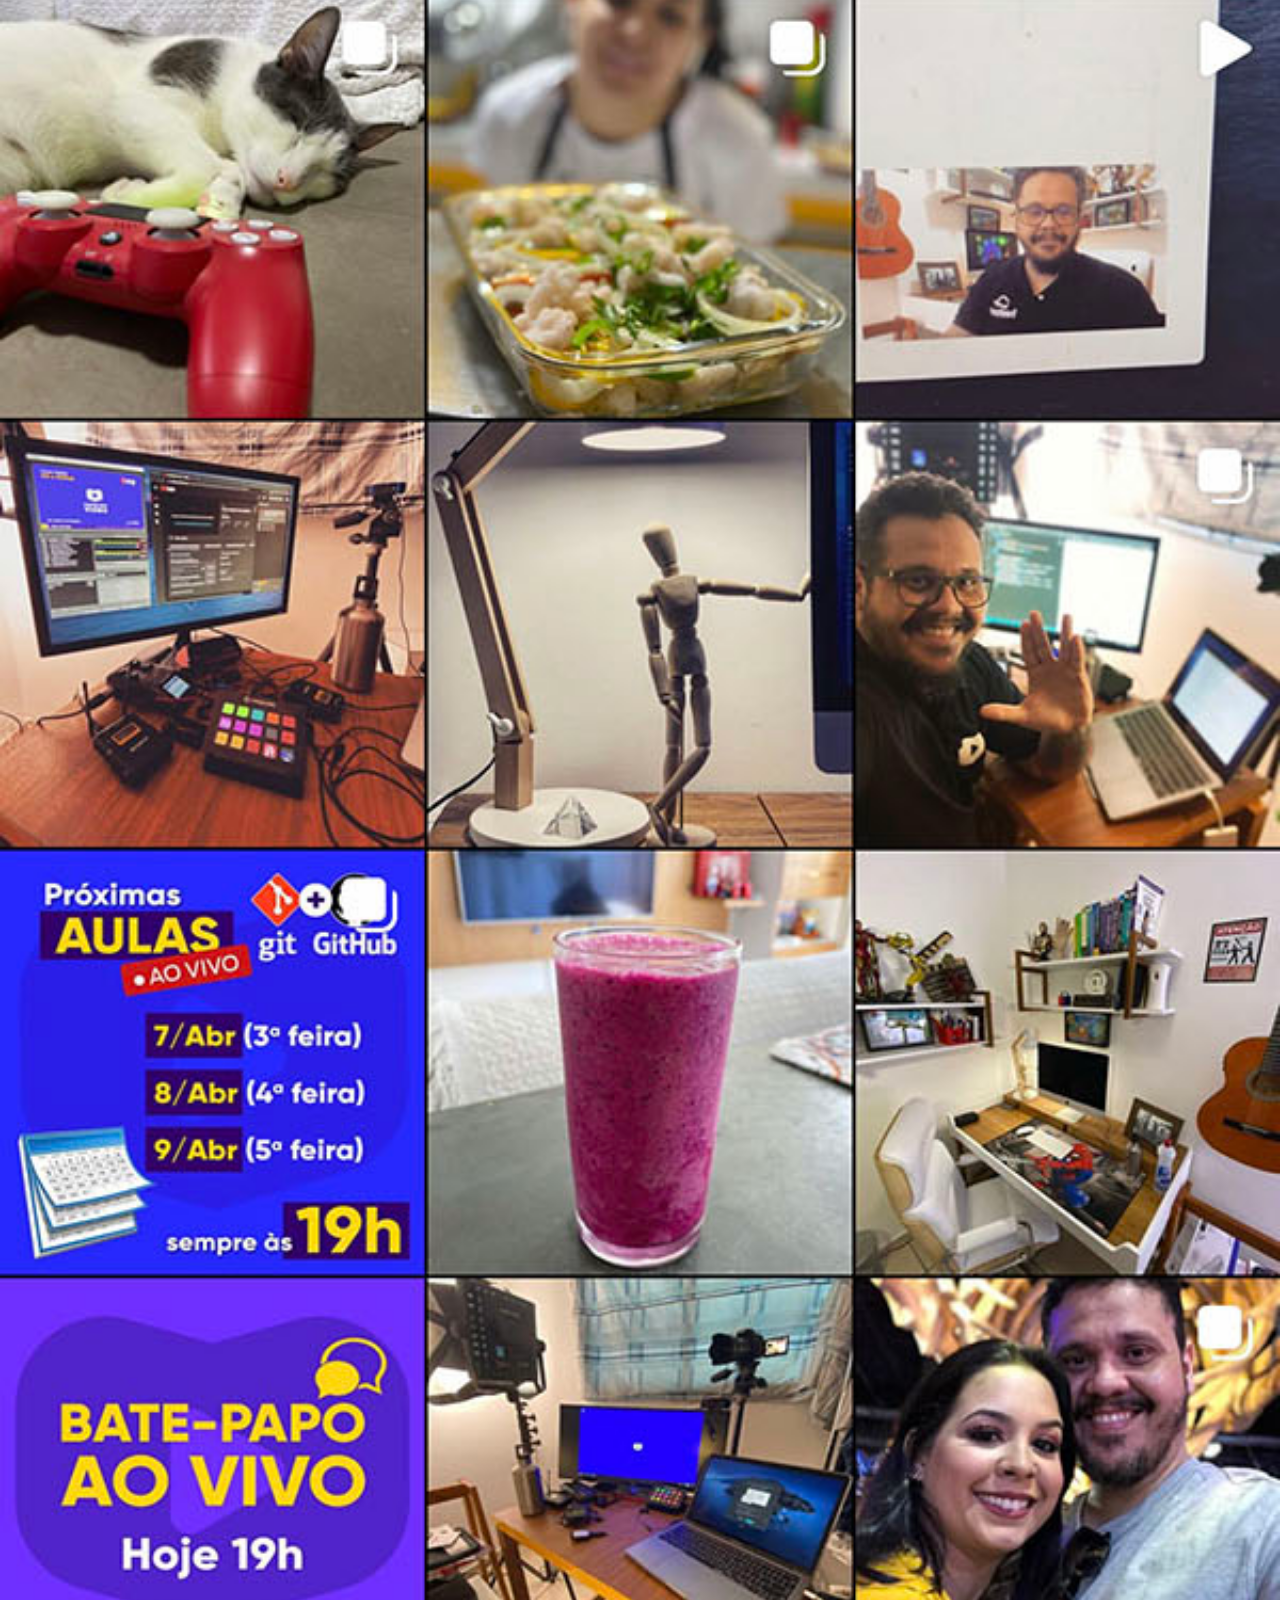
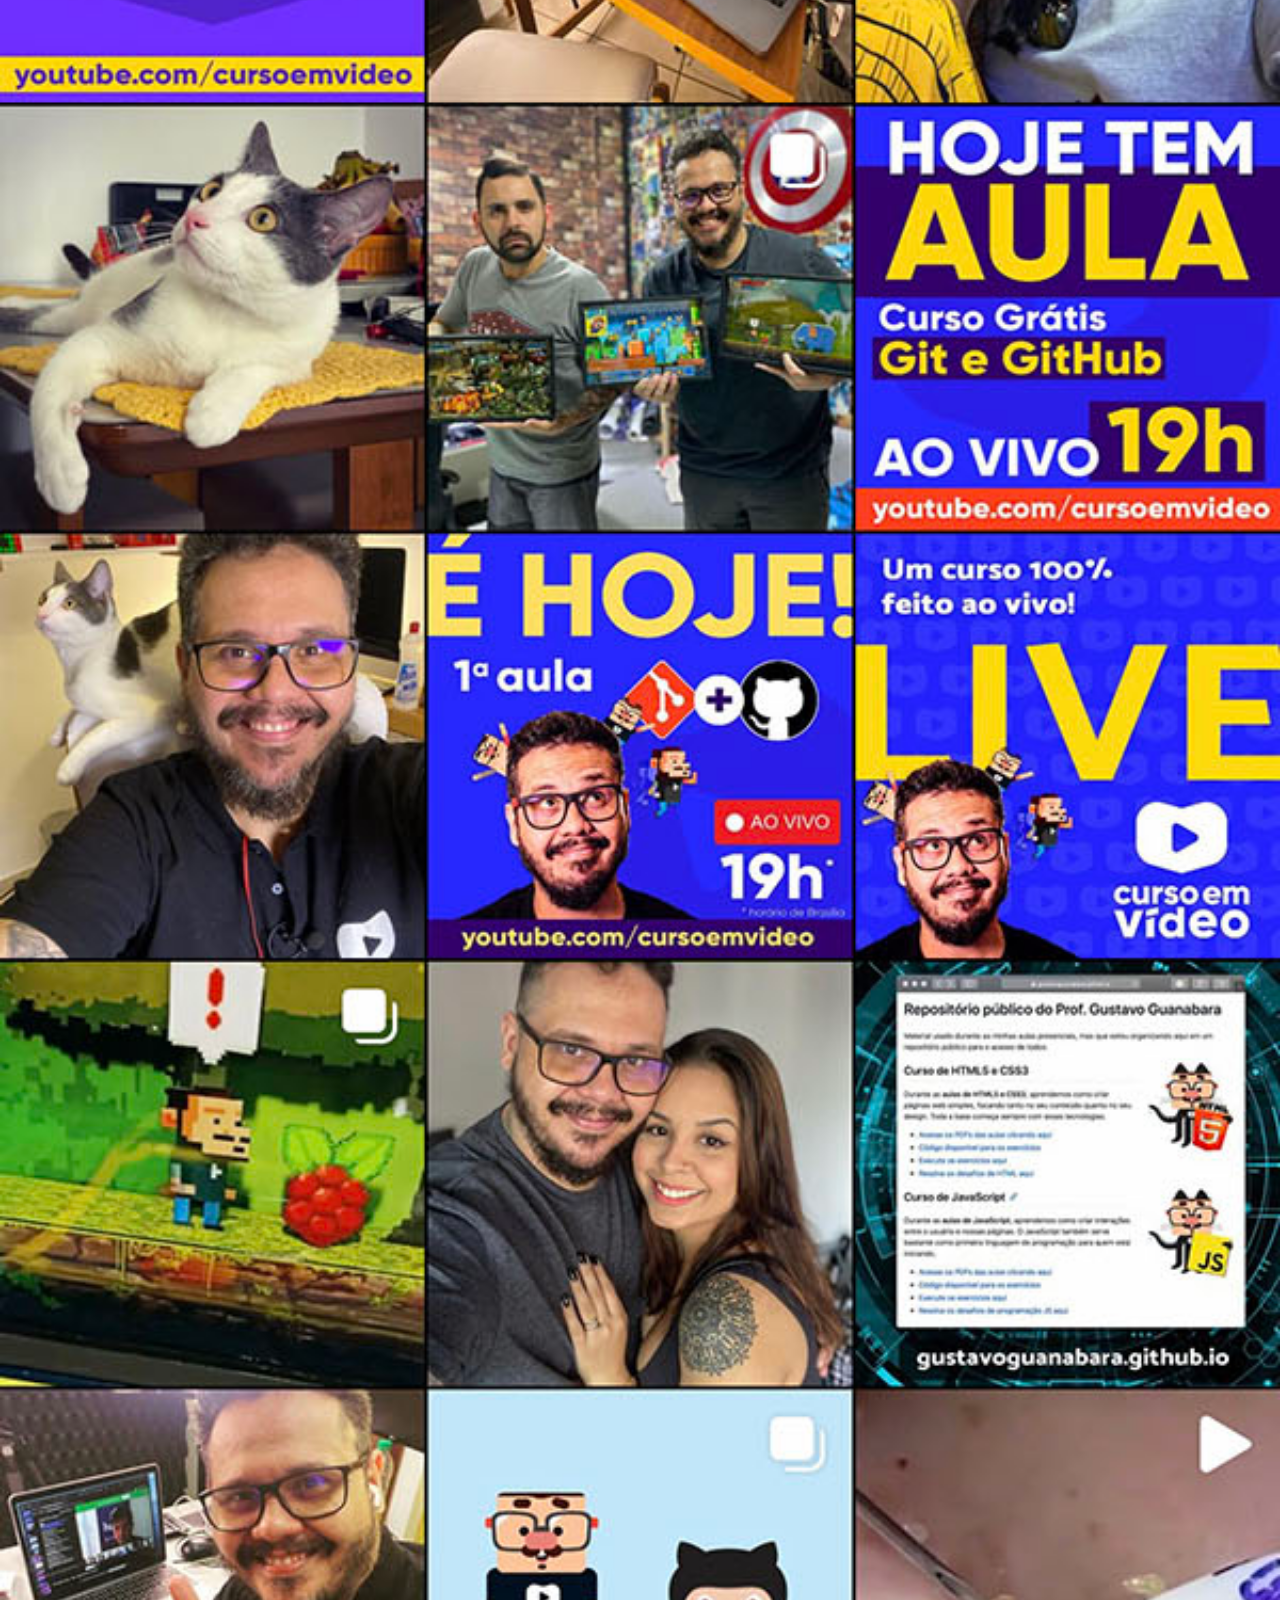
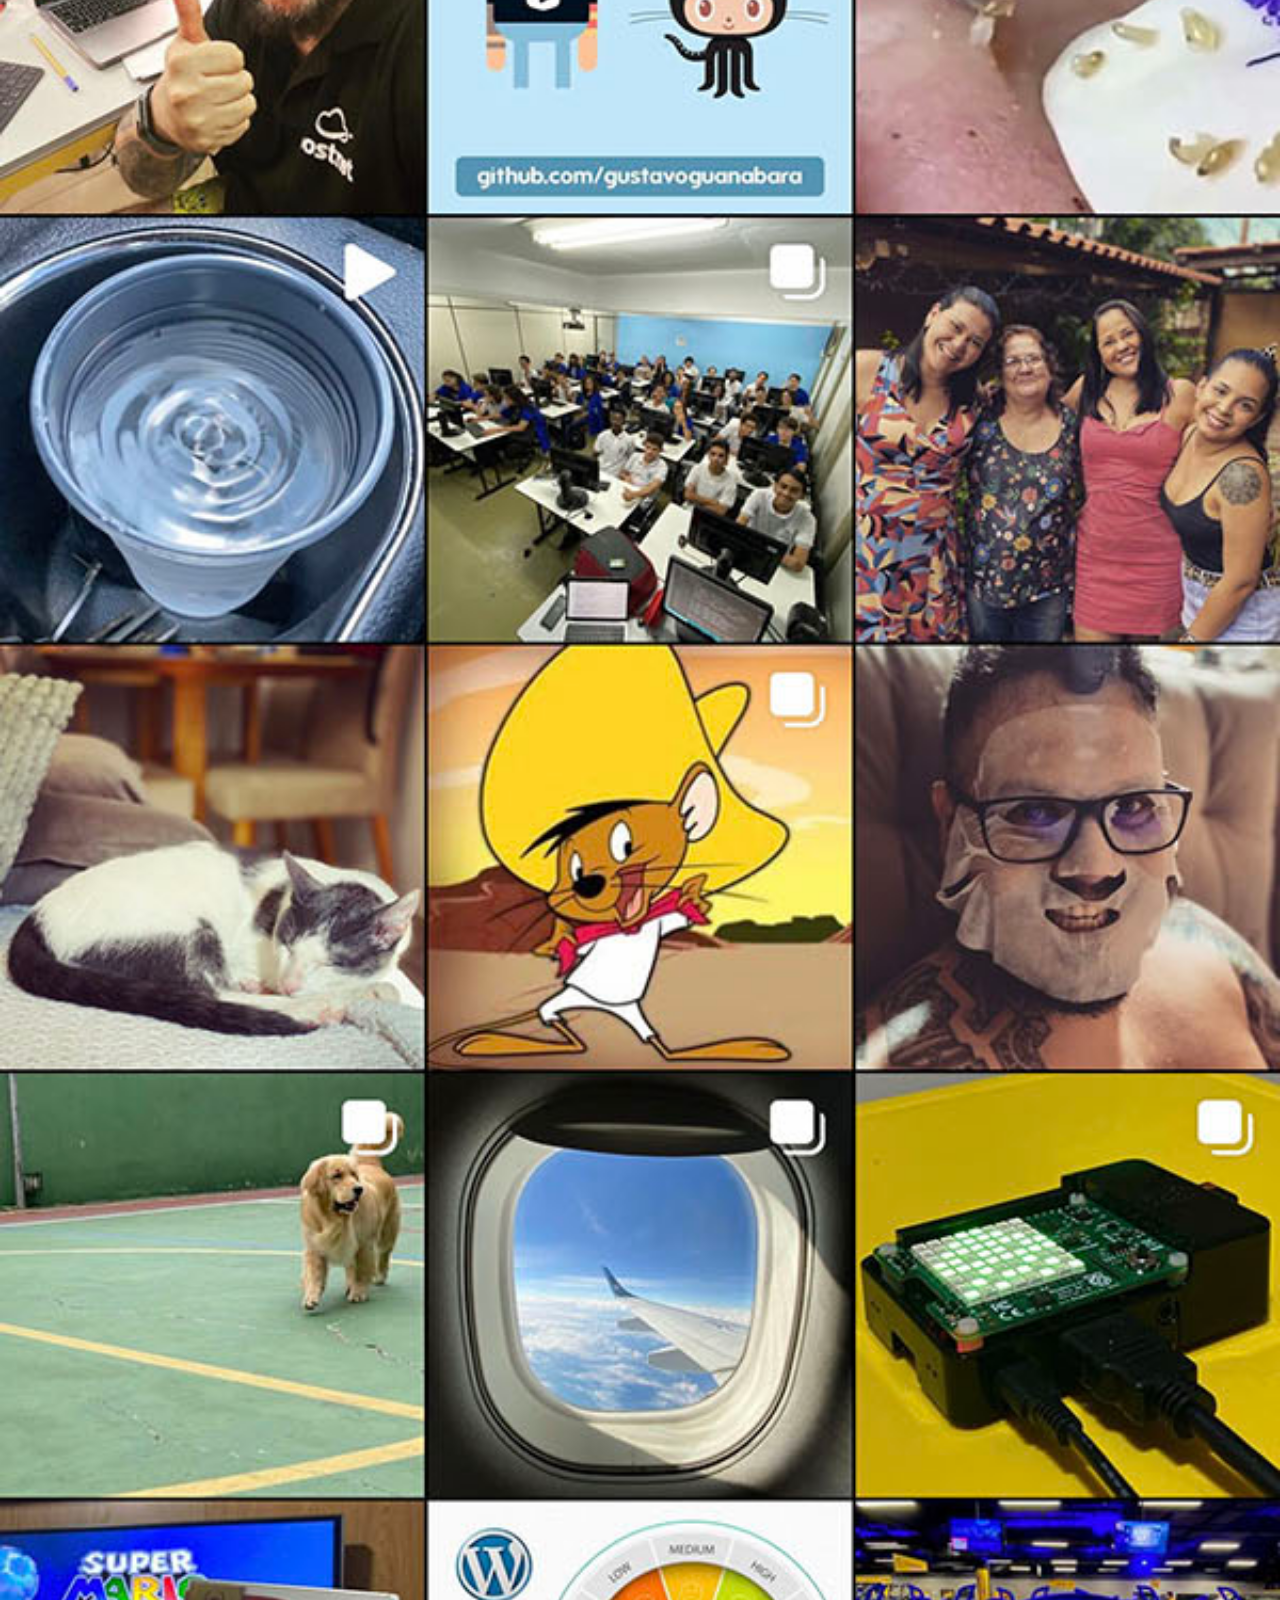
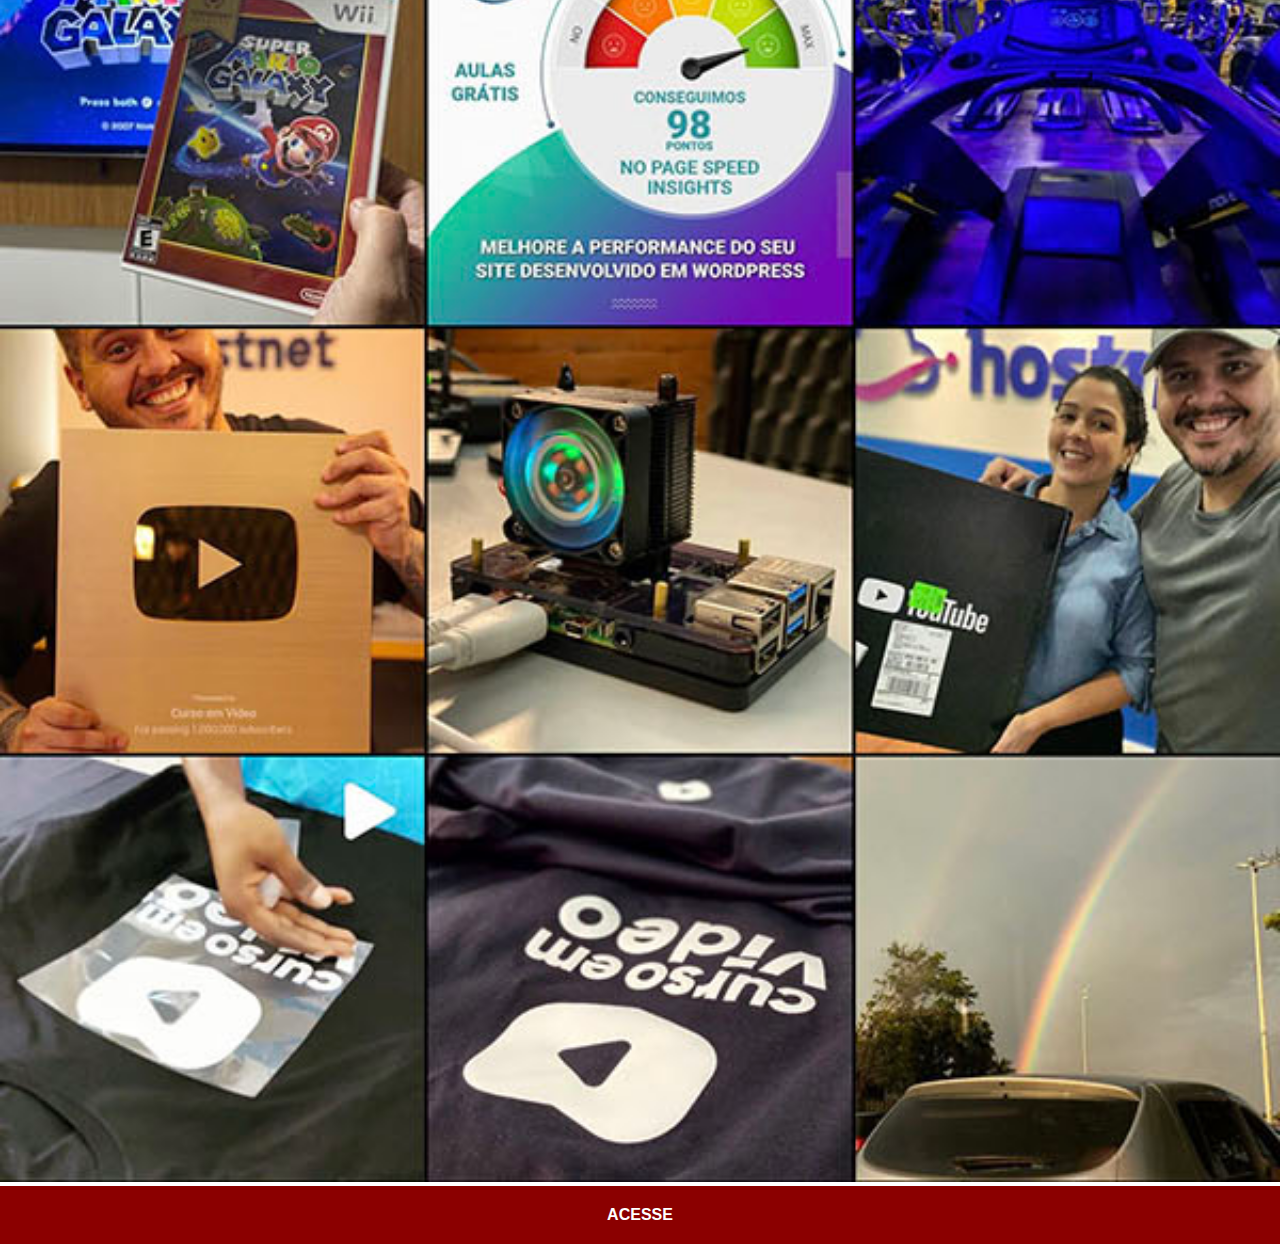
<file: instagram.html>
<!DOCTYPE html>
<html lang="pt-br">
<head>
    <meta charset="UTF-8">
    <meta name="viewport" content="width=device-width, initial-scale=1.0">
    <title>Youtube</title>
    <link rel="stylesheet" href="styles/social.css">
</head>
<body>
    <img src="imagens/tela-instagram.jpg" alt="Instagram"> <a href="https://www.instagram.com/gustavoguanabara" target="_blank">ACESSE</a>
</body>
</html>
</file>
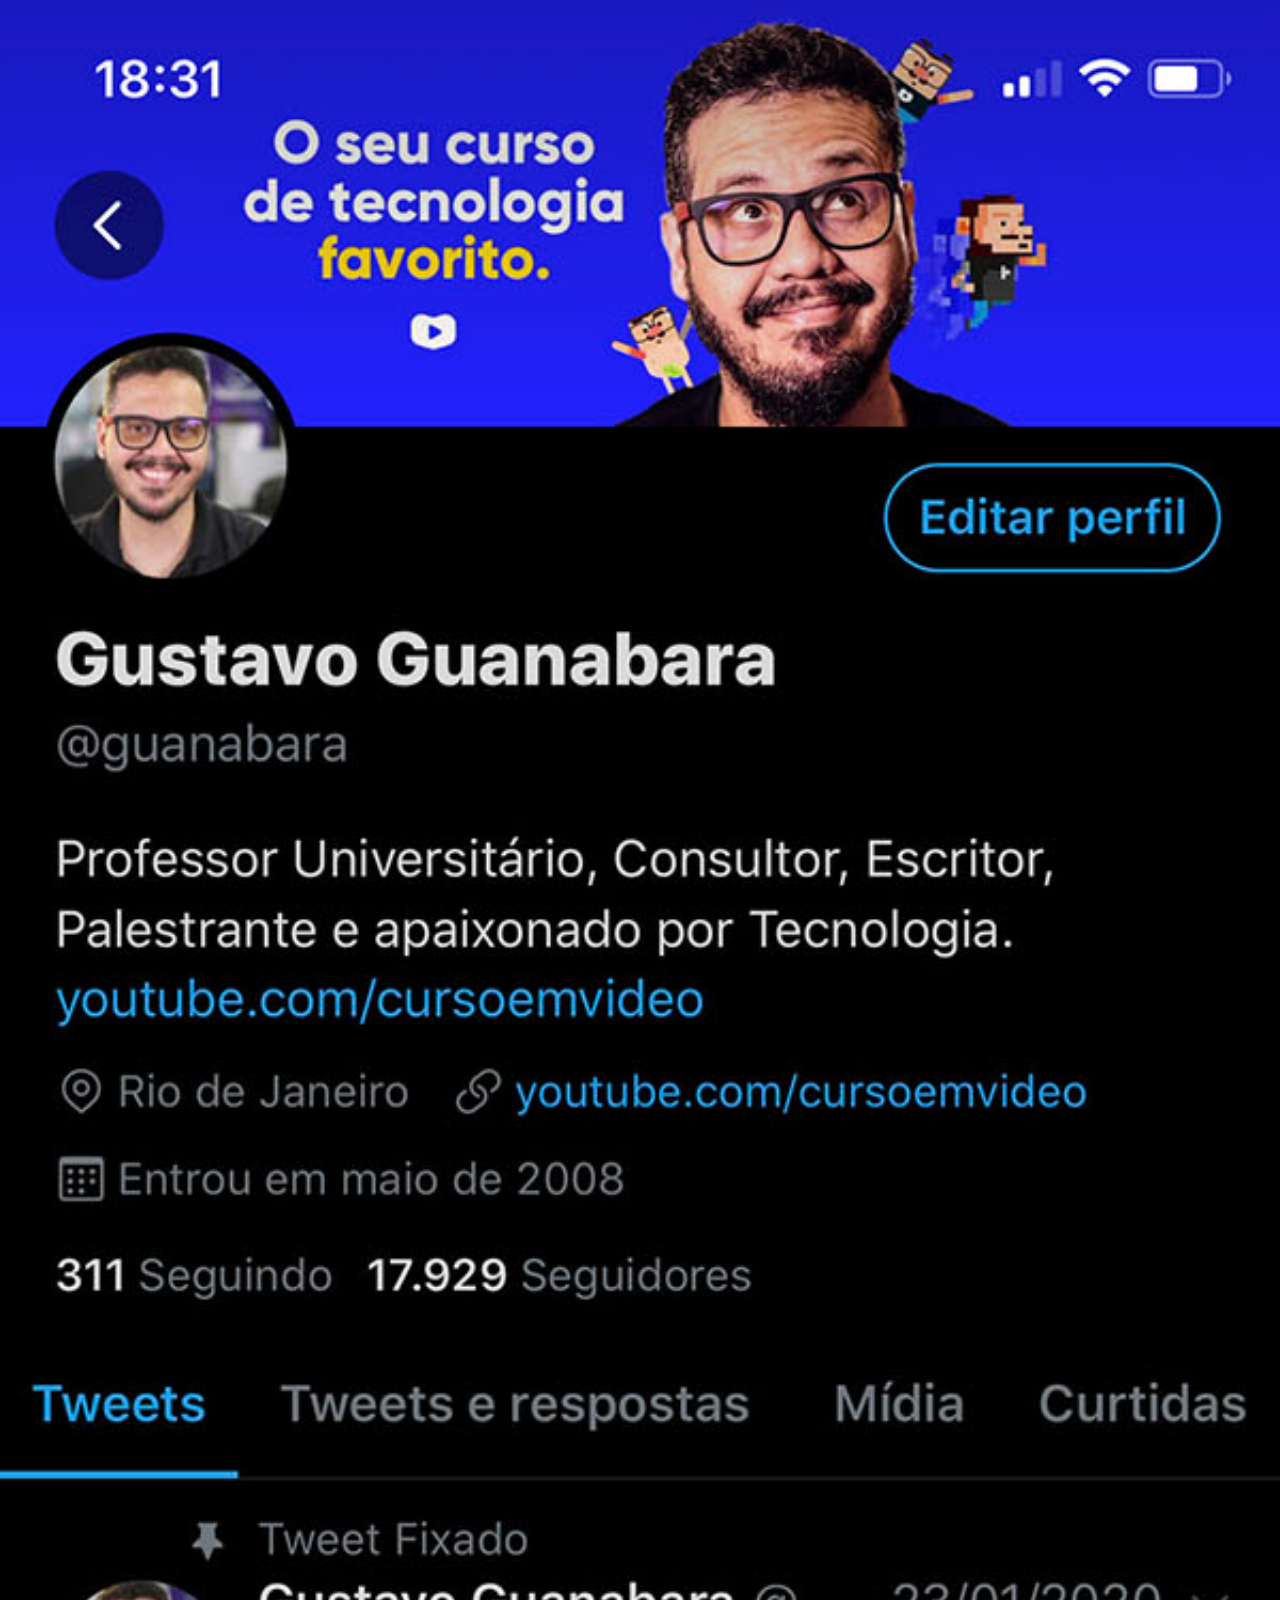
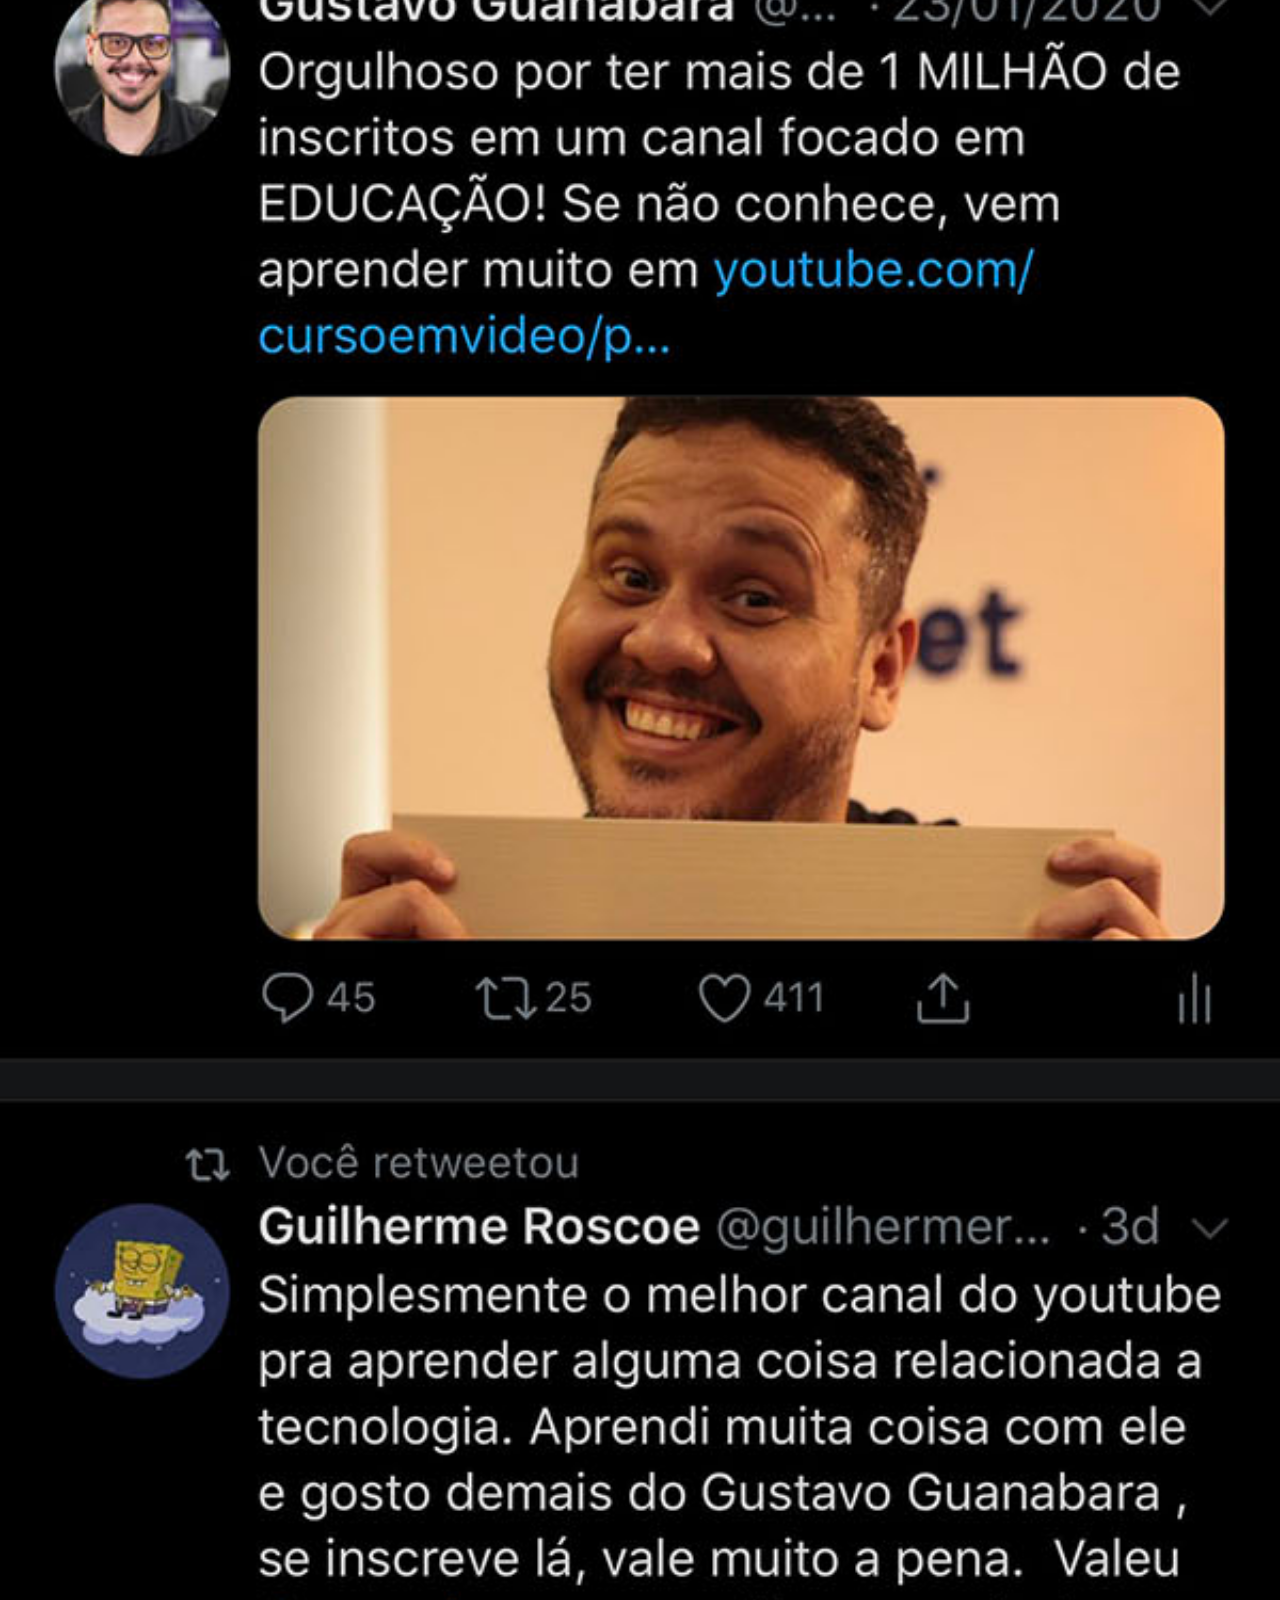
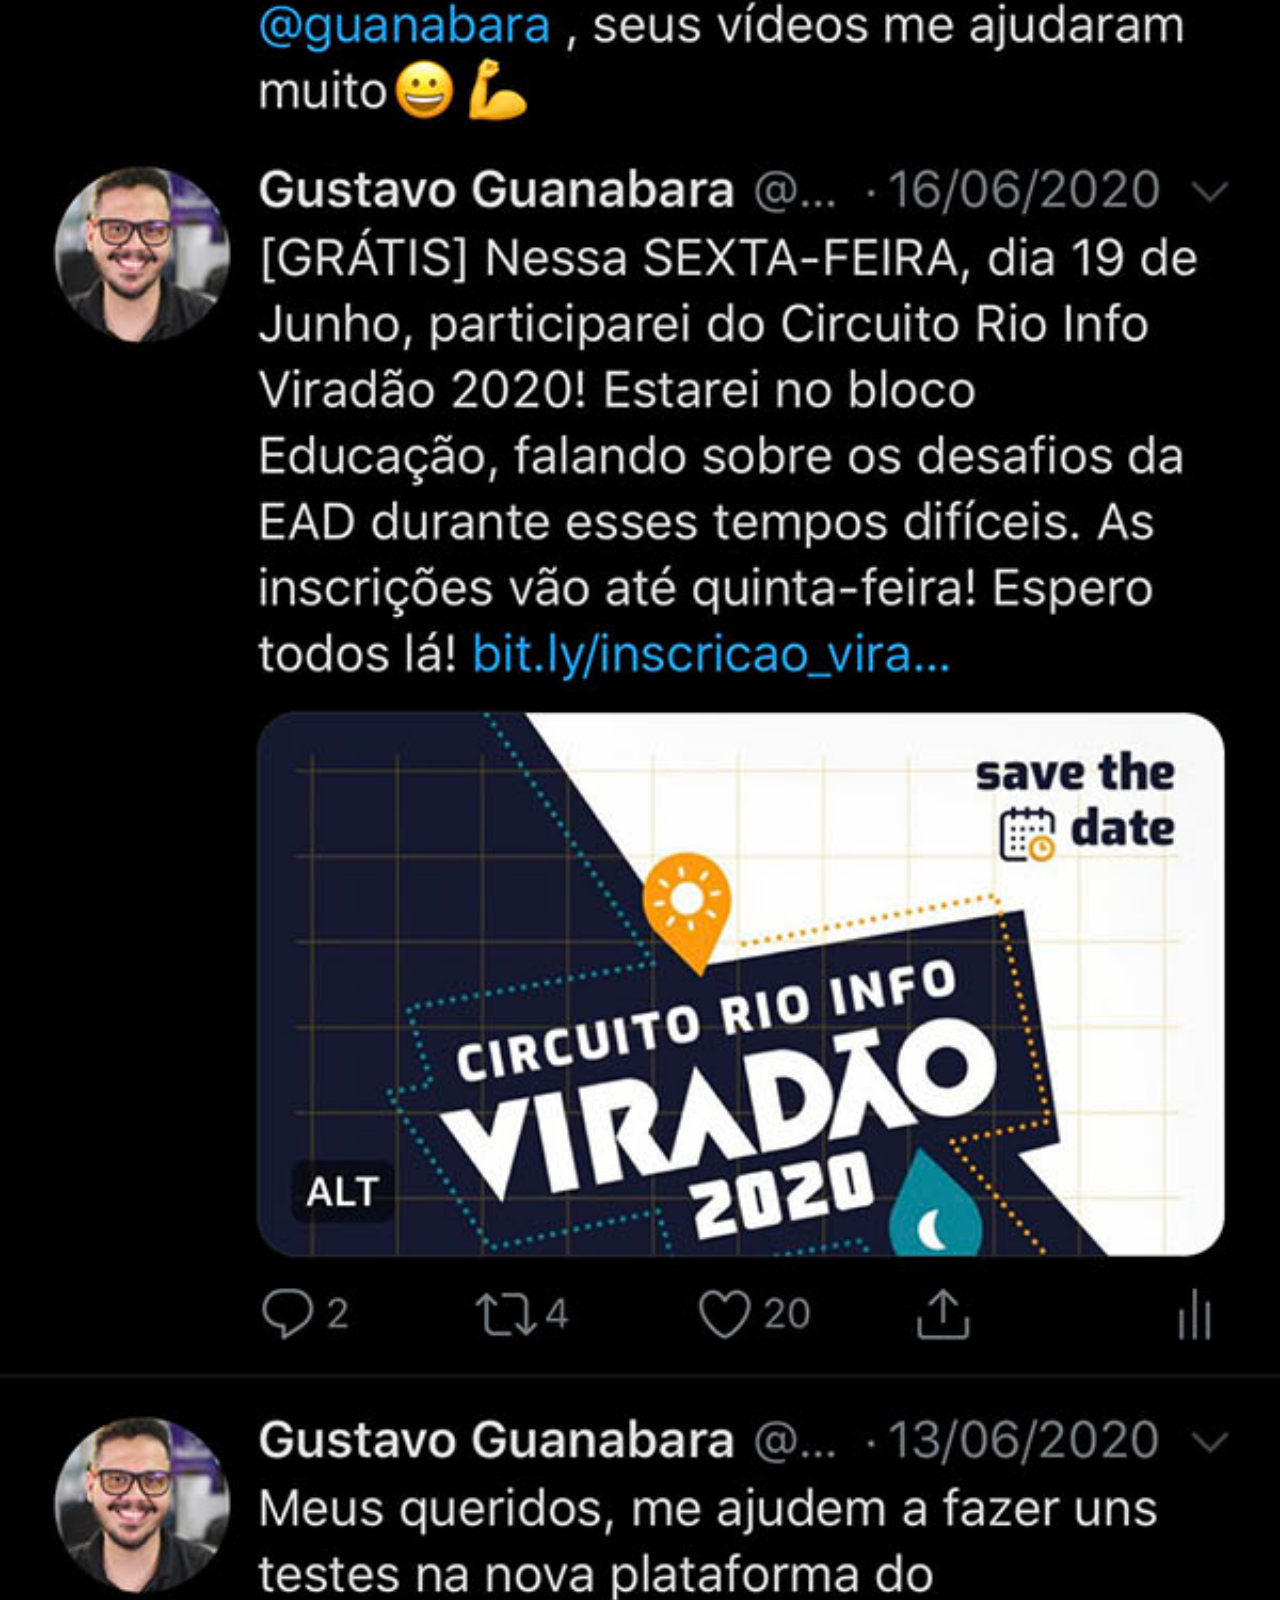
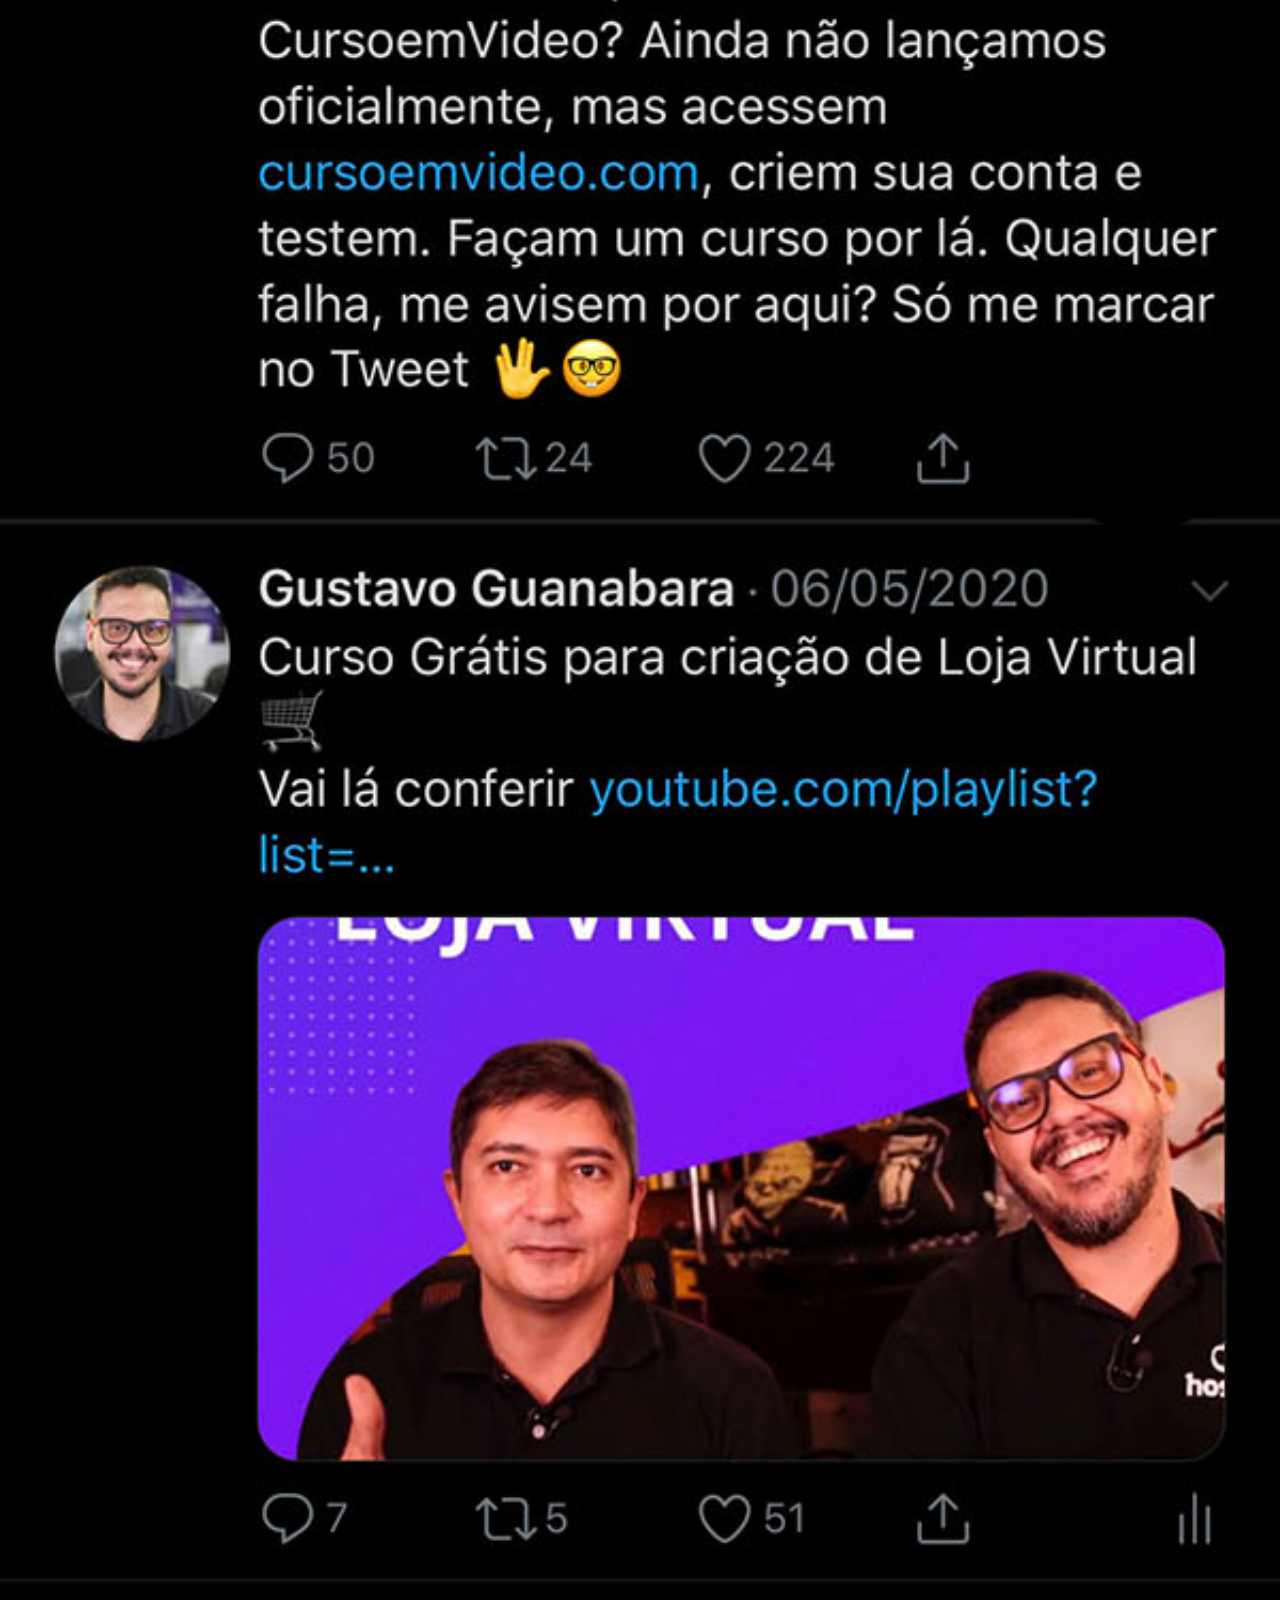
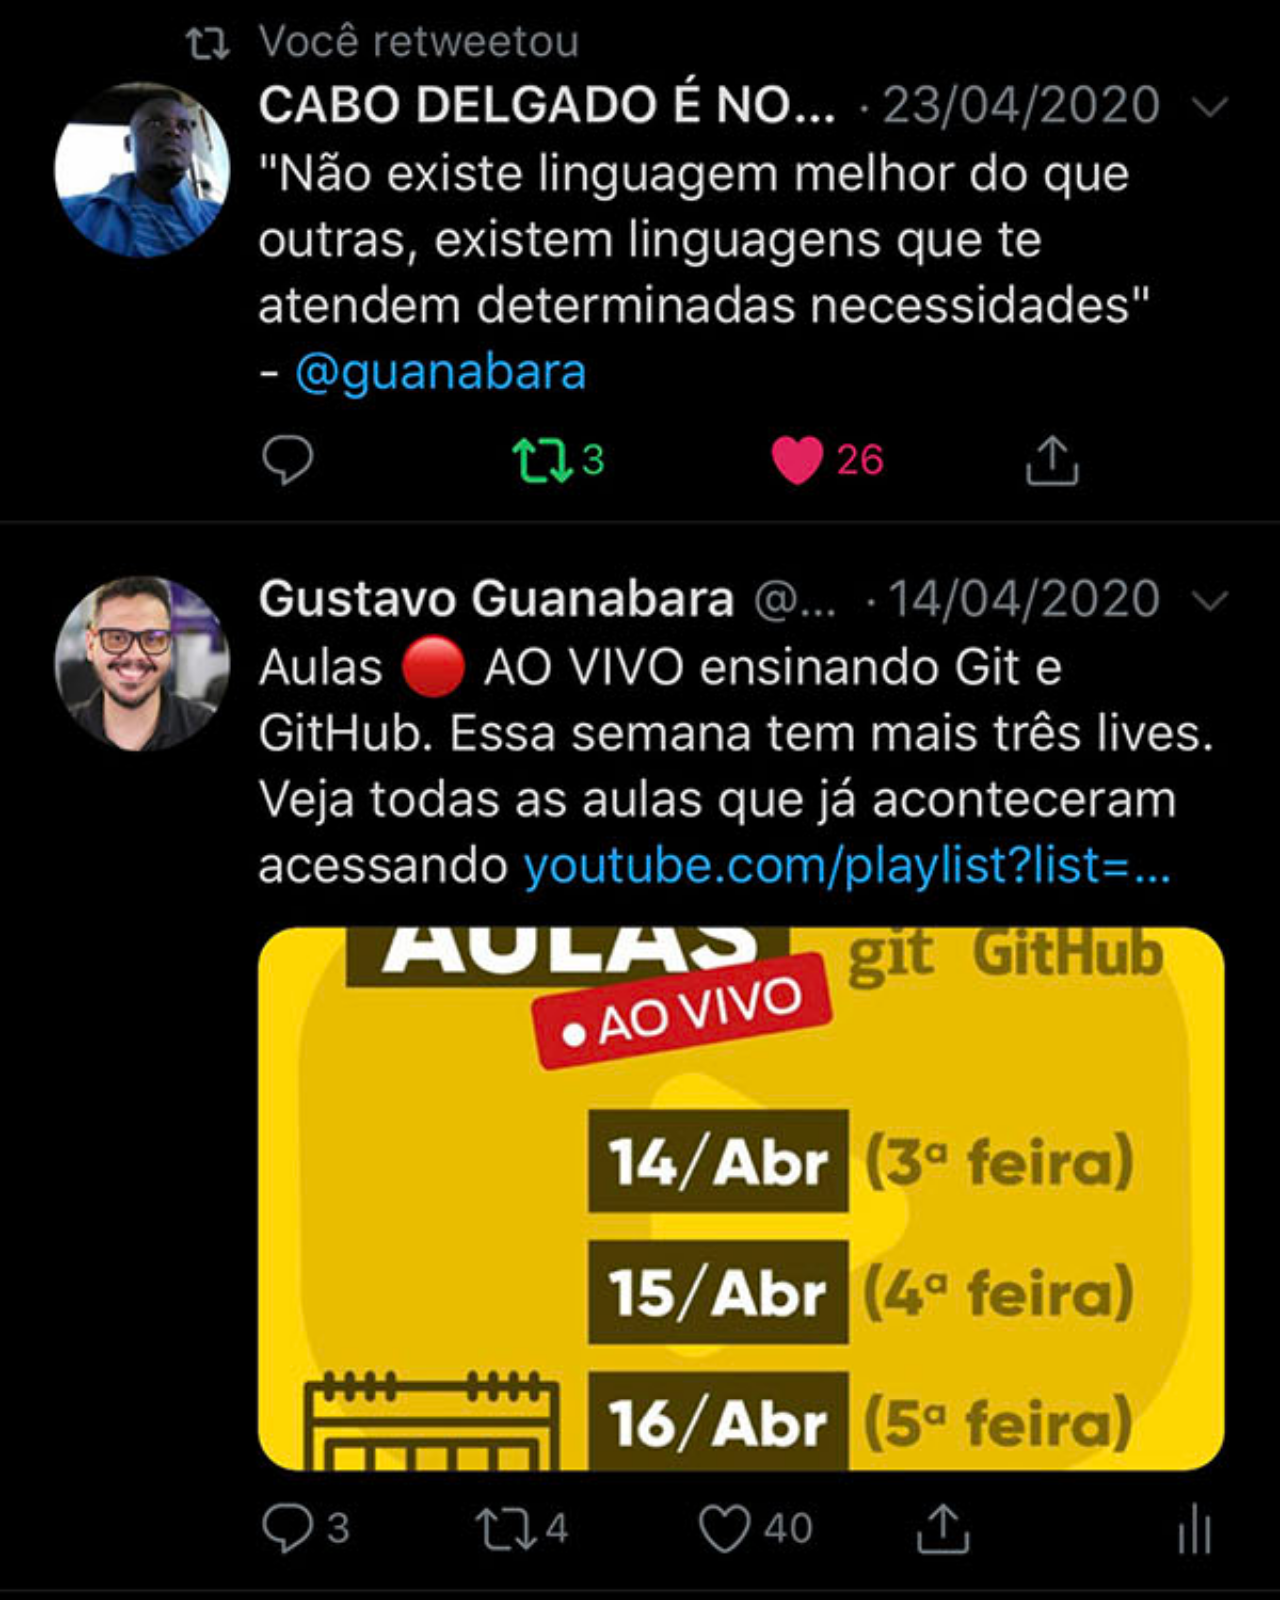
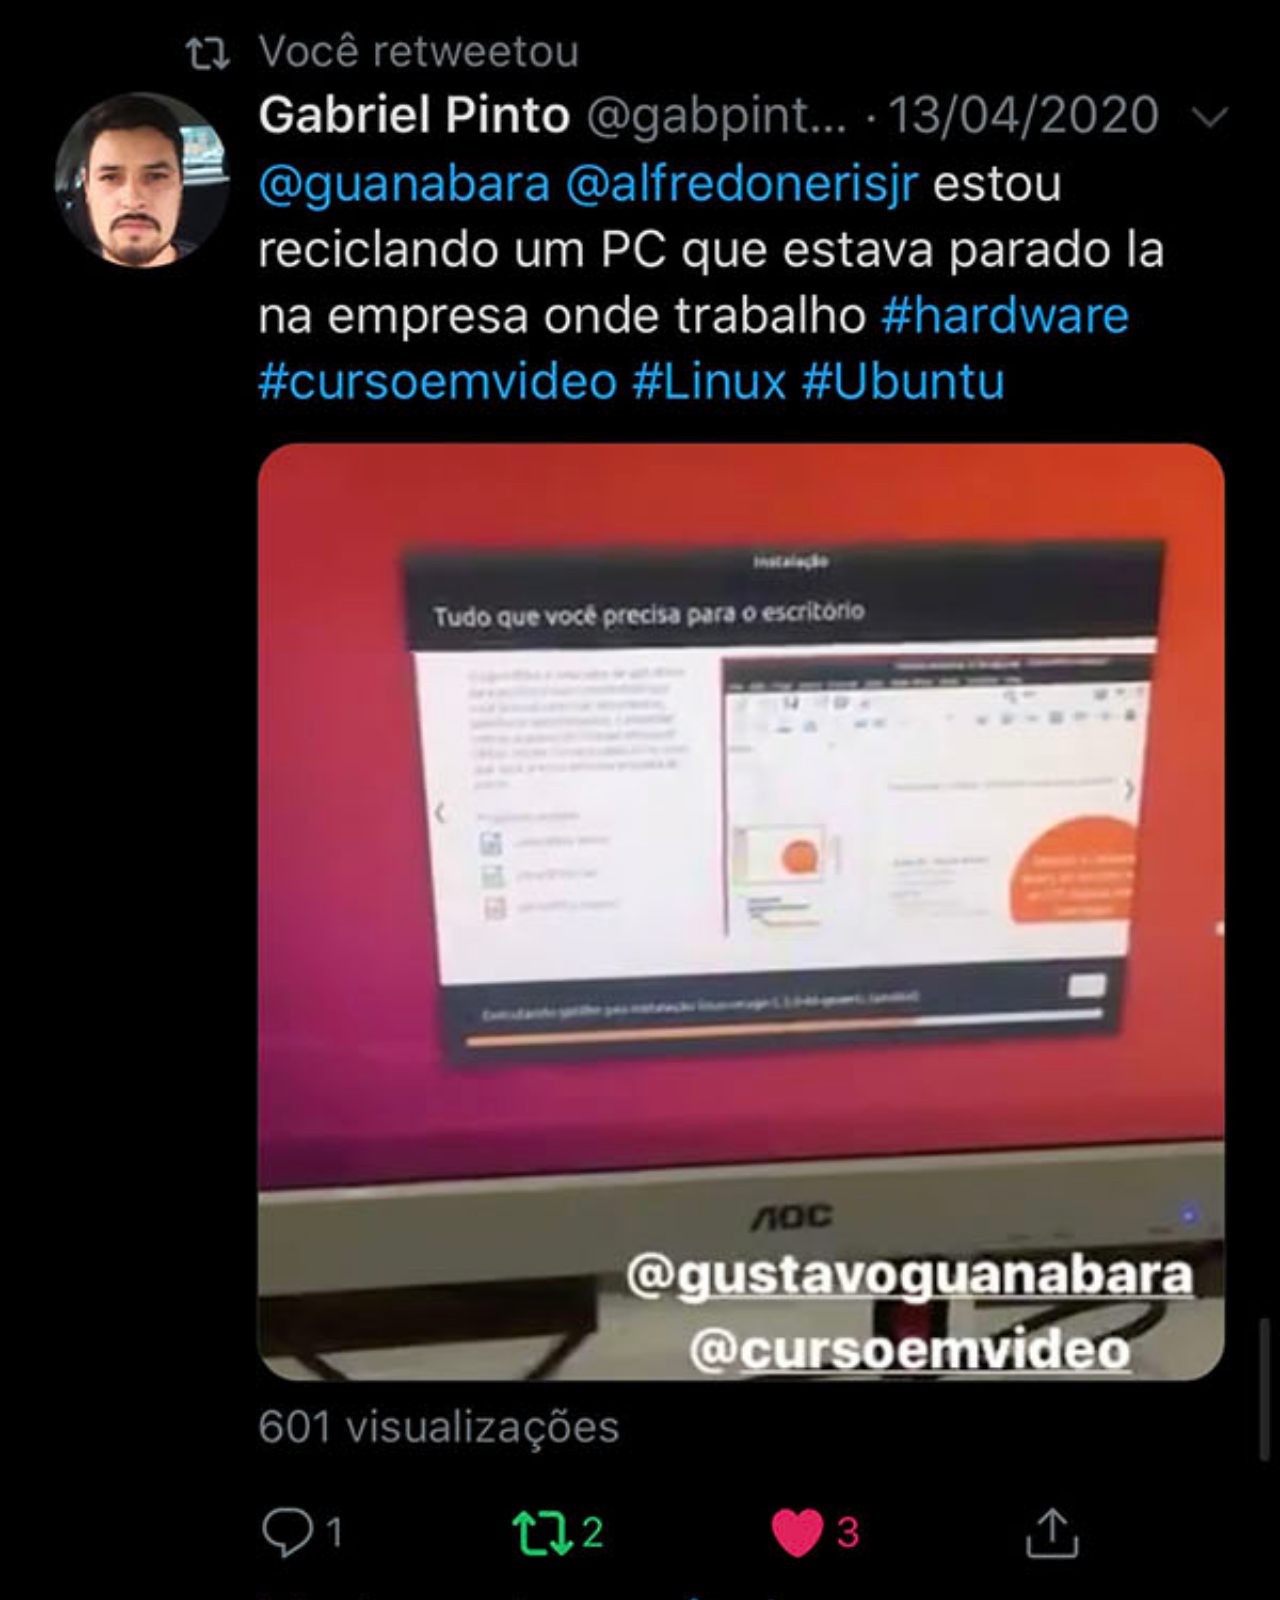
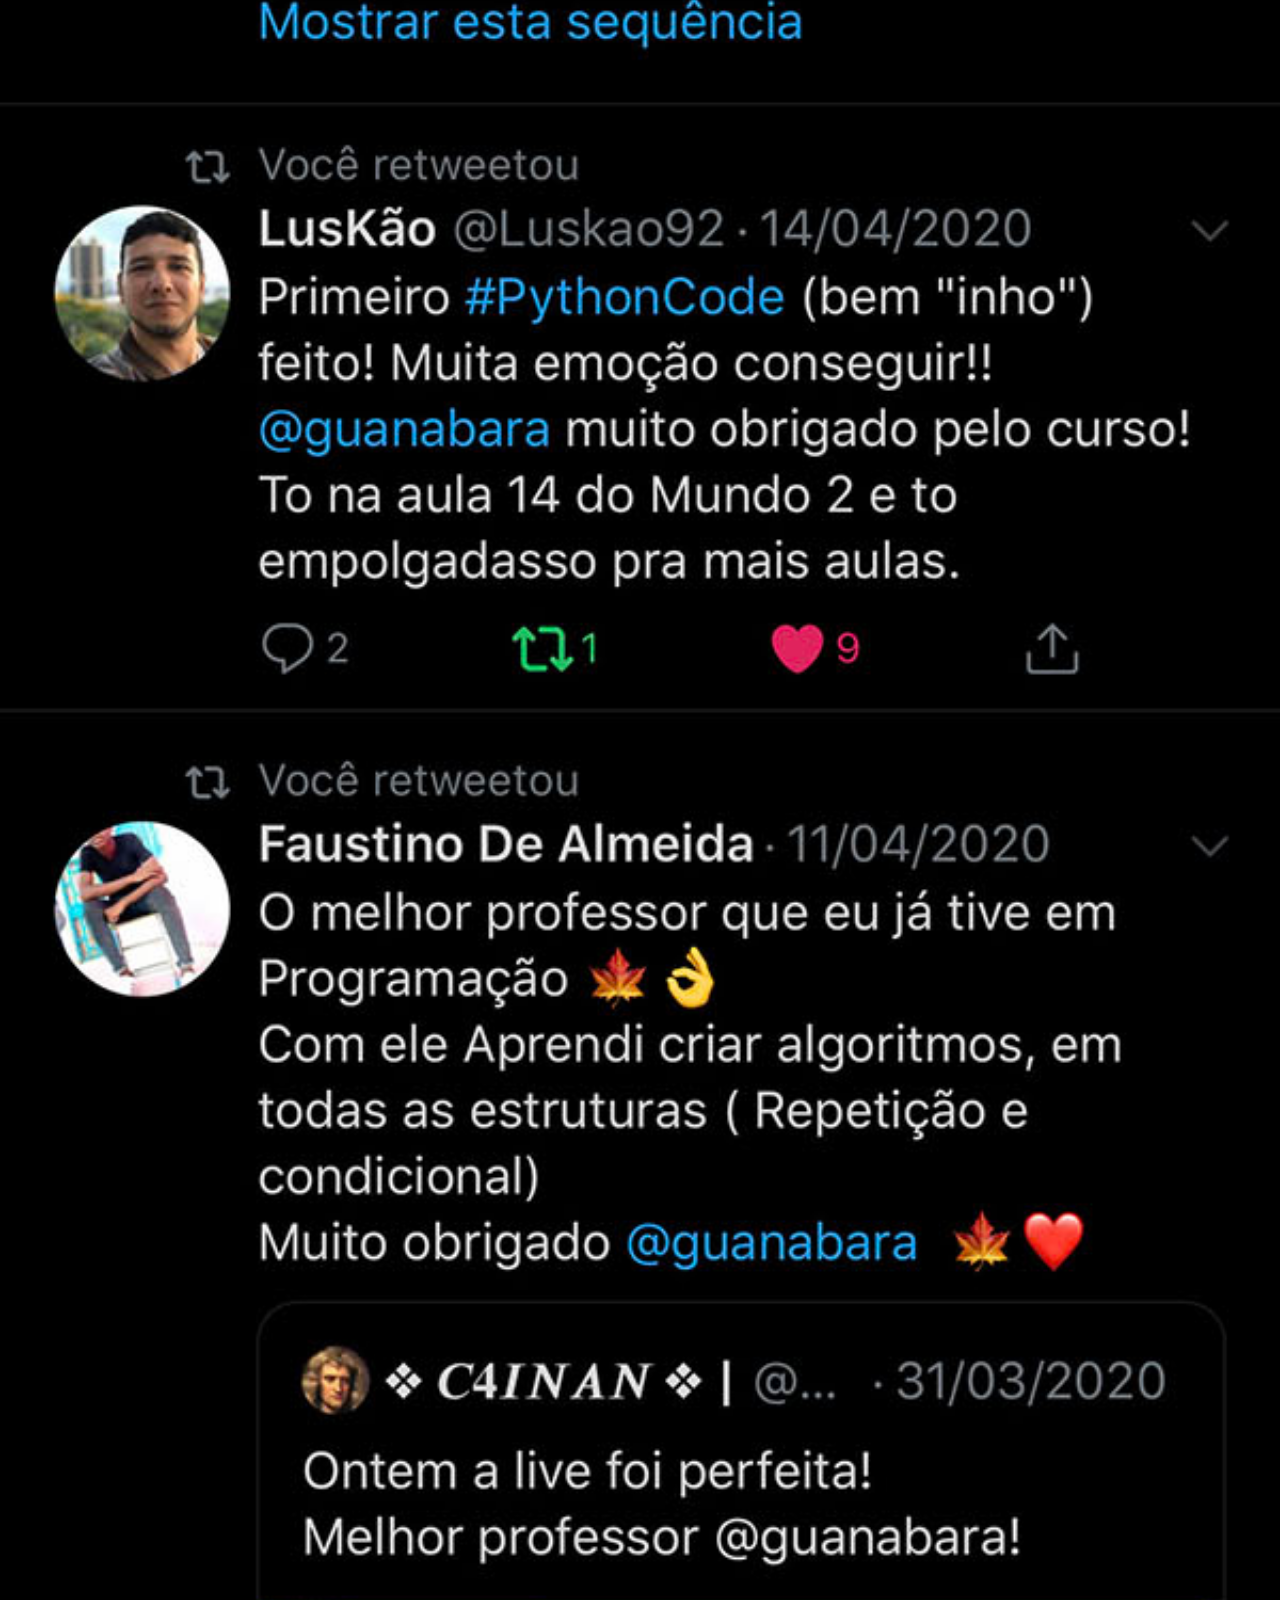
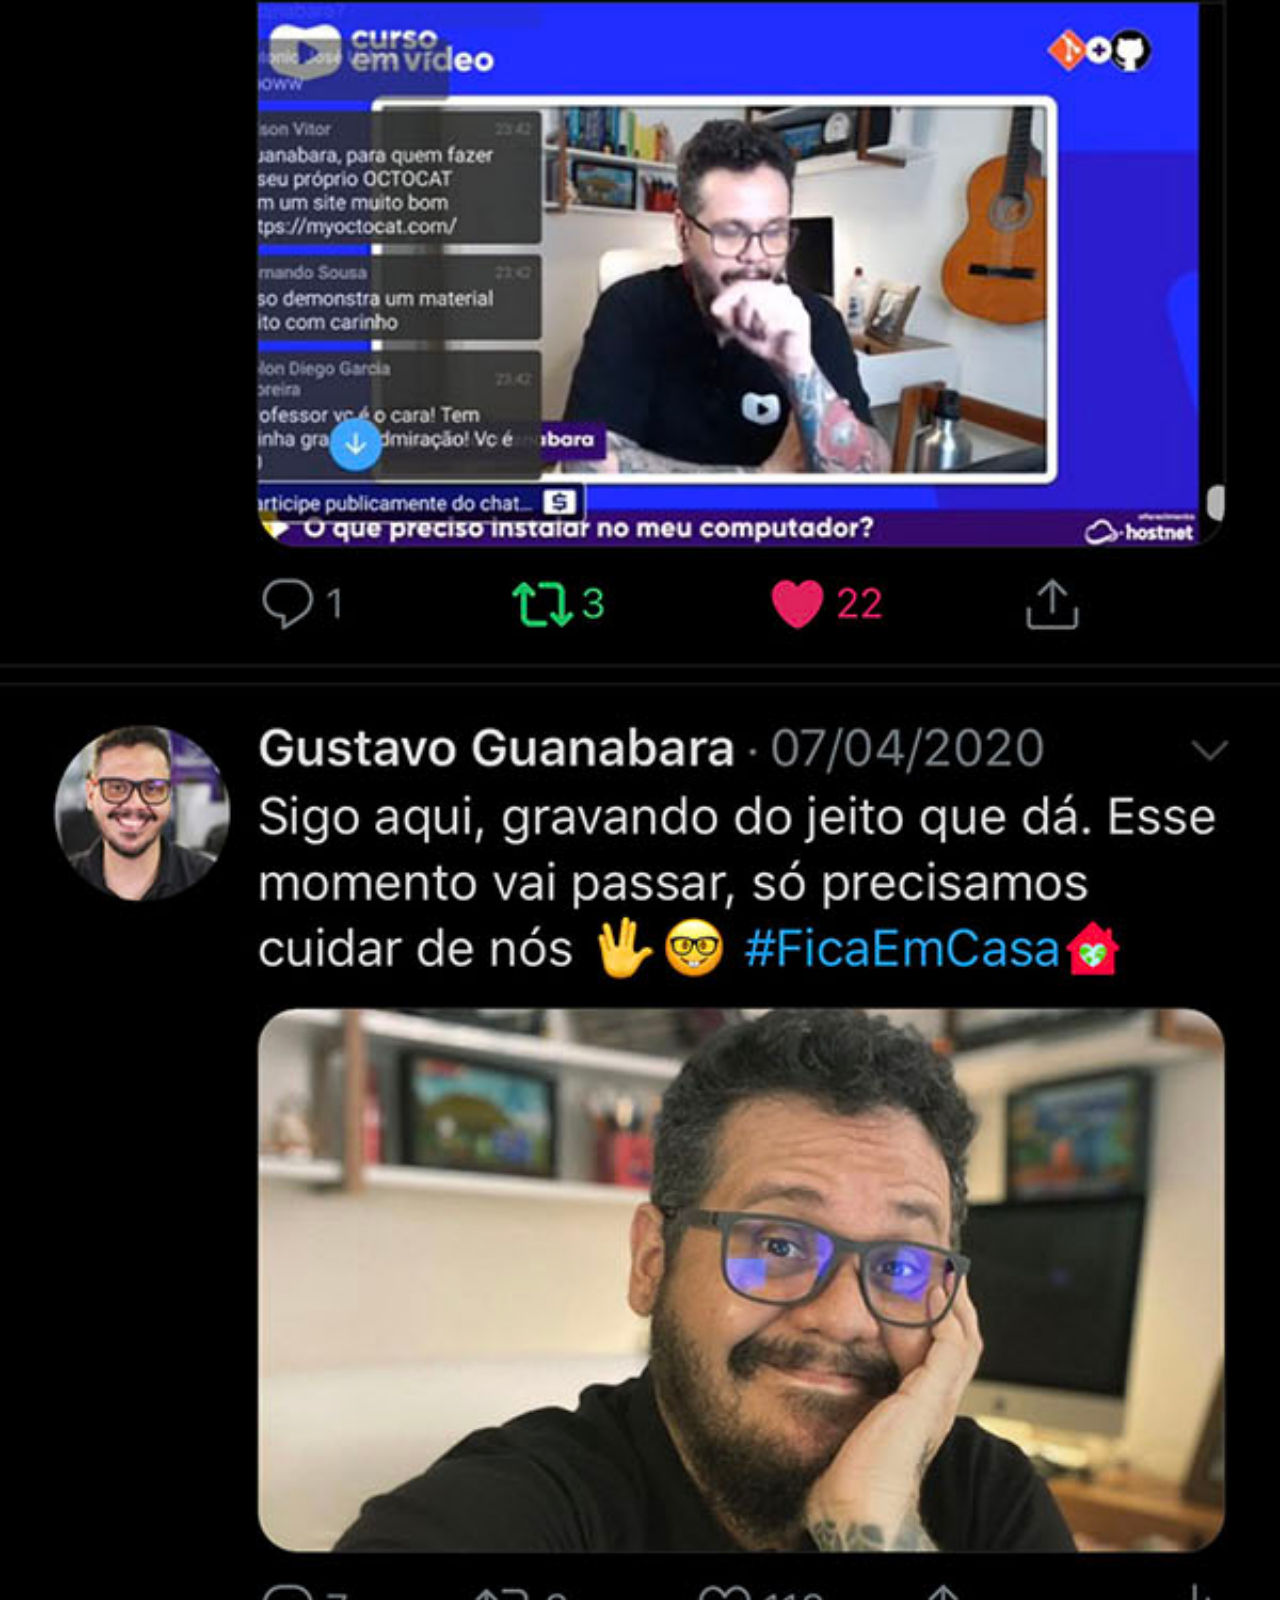
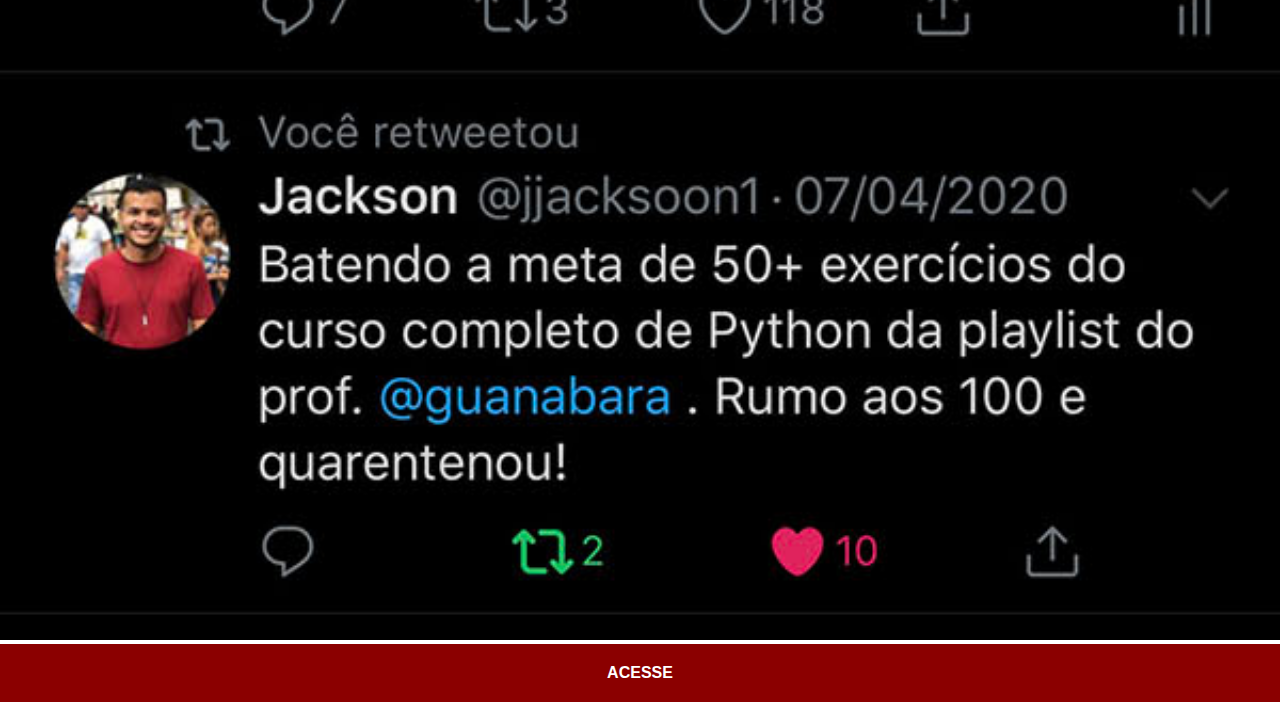
<file: twitter.html>
<!DOCTYPE html>
<html lang="pt-br">
<head>
    <meta charset="UTF-8">
    <meta name="viewport" content="width=device-width, initial-scale=1.0">
    <title>Twitter</title>
    <link rel="stylesheet" href="styles/social.css">
</head>
<body>
    <img src="imagens/tela-twitter.jpg" alt="Twitter"> <a href="https://x.com/?lang=pt-br" target="_blank">ACESSE</a>
</body>
</html>
</file>
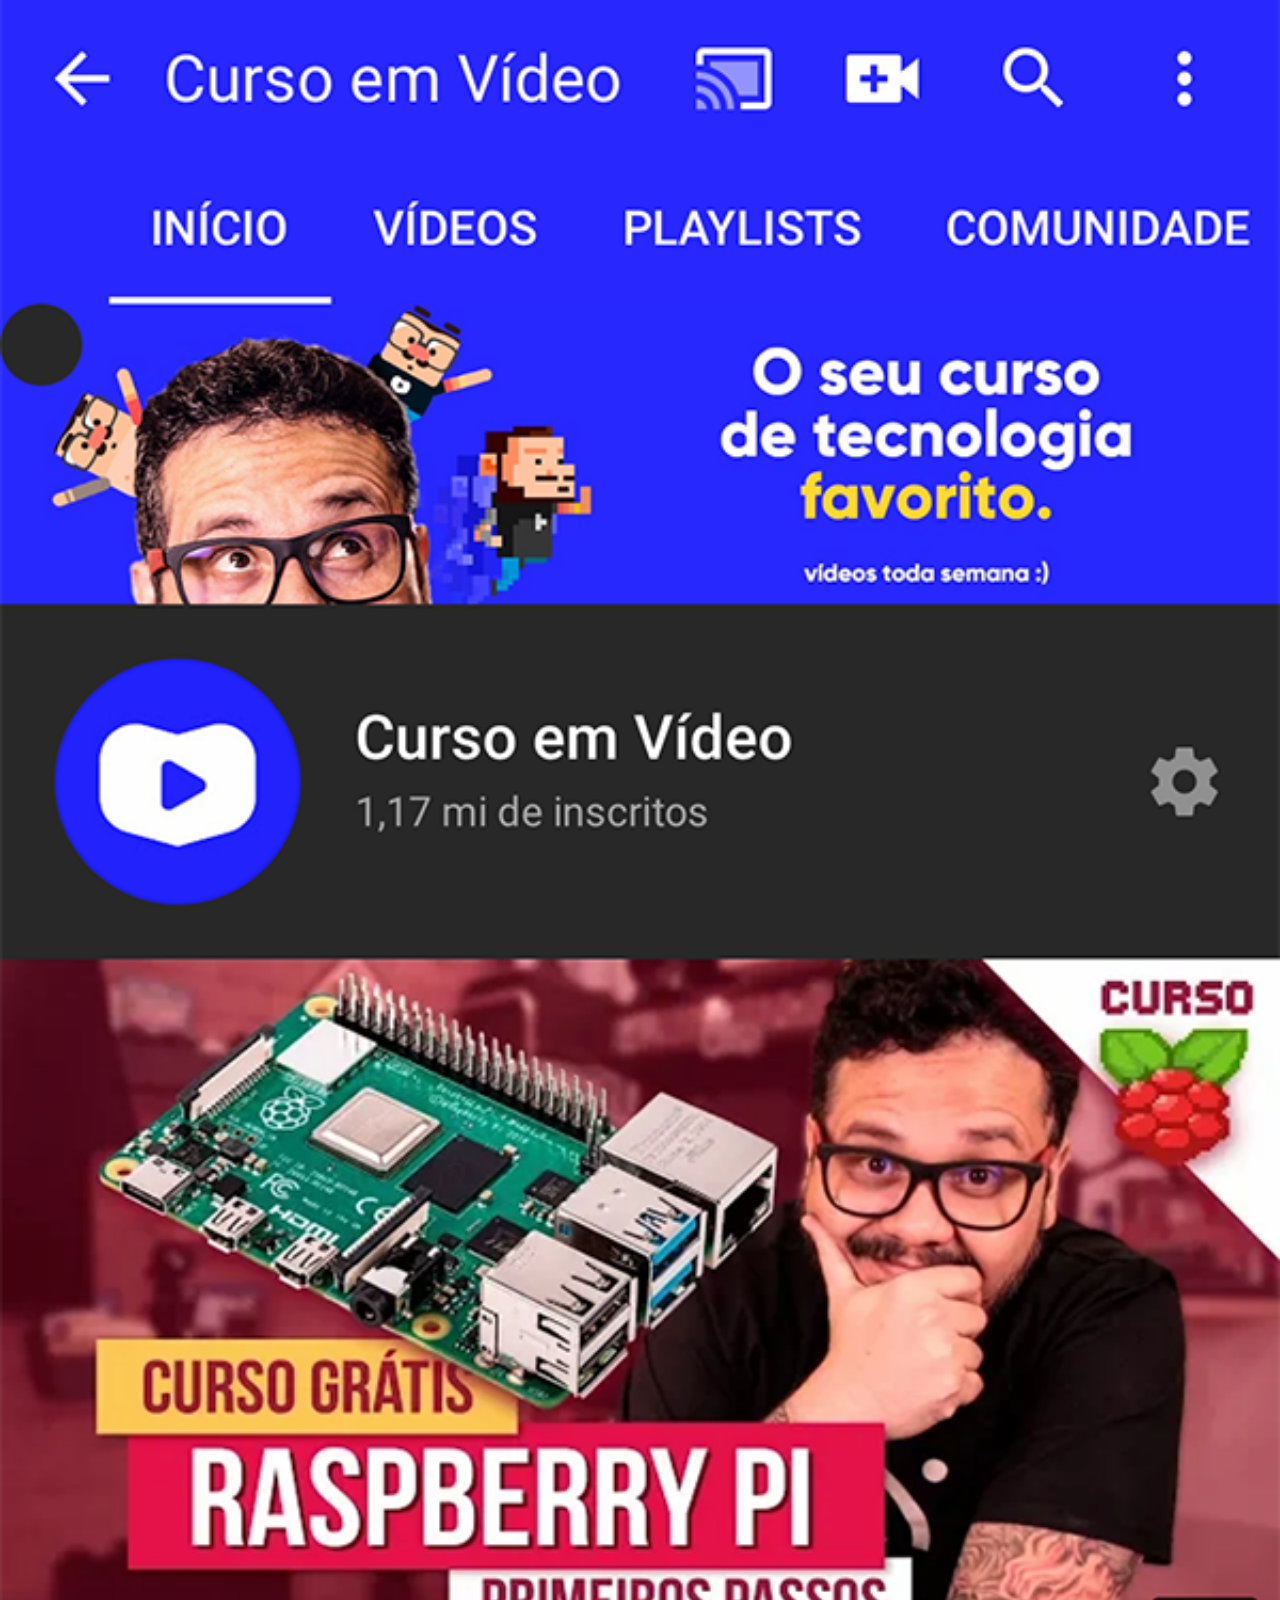
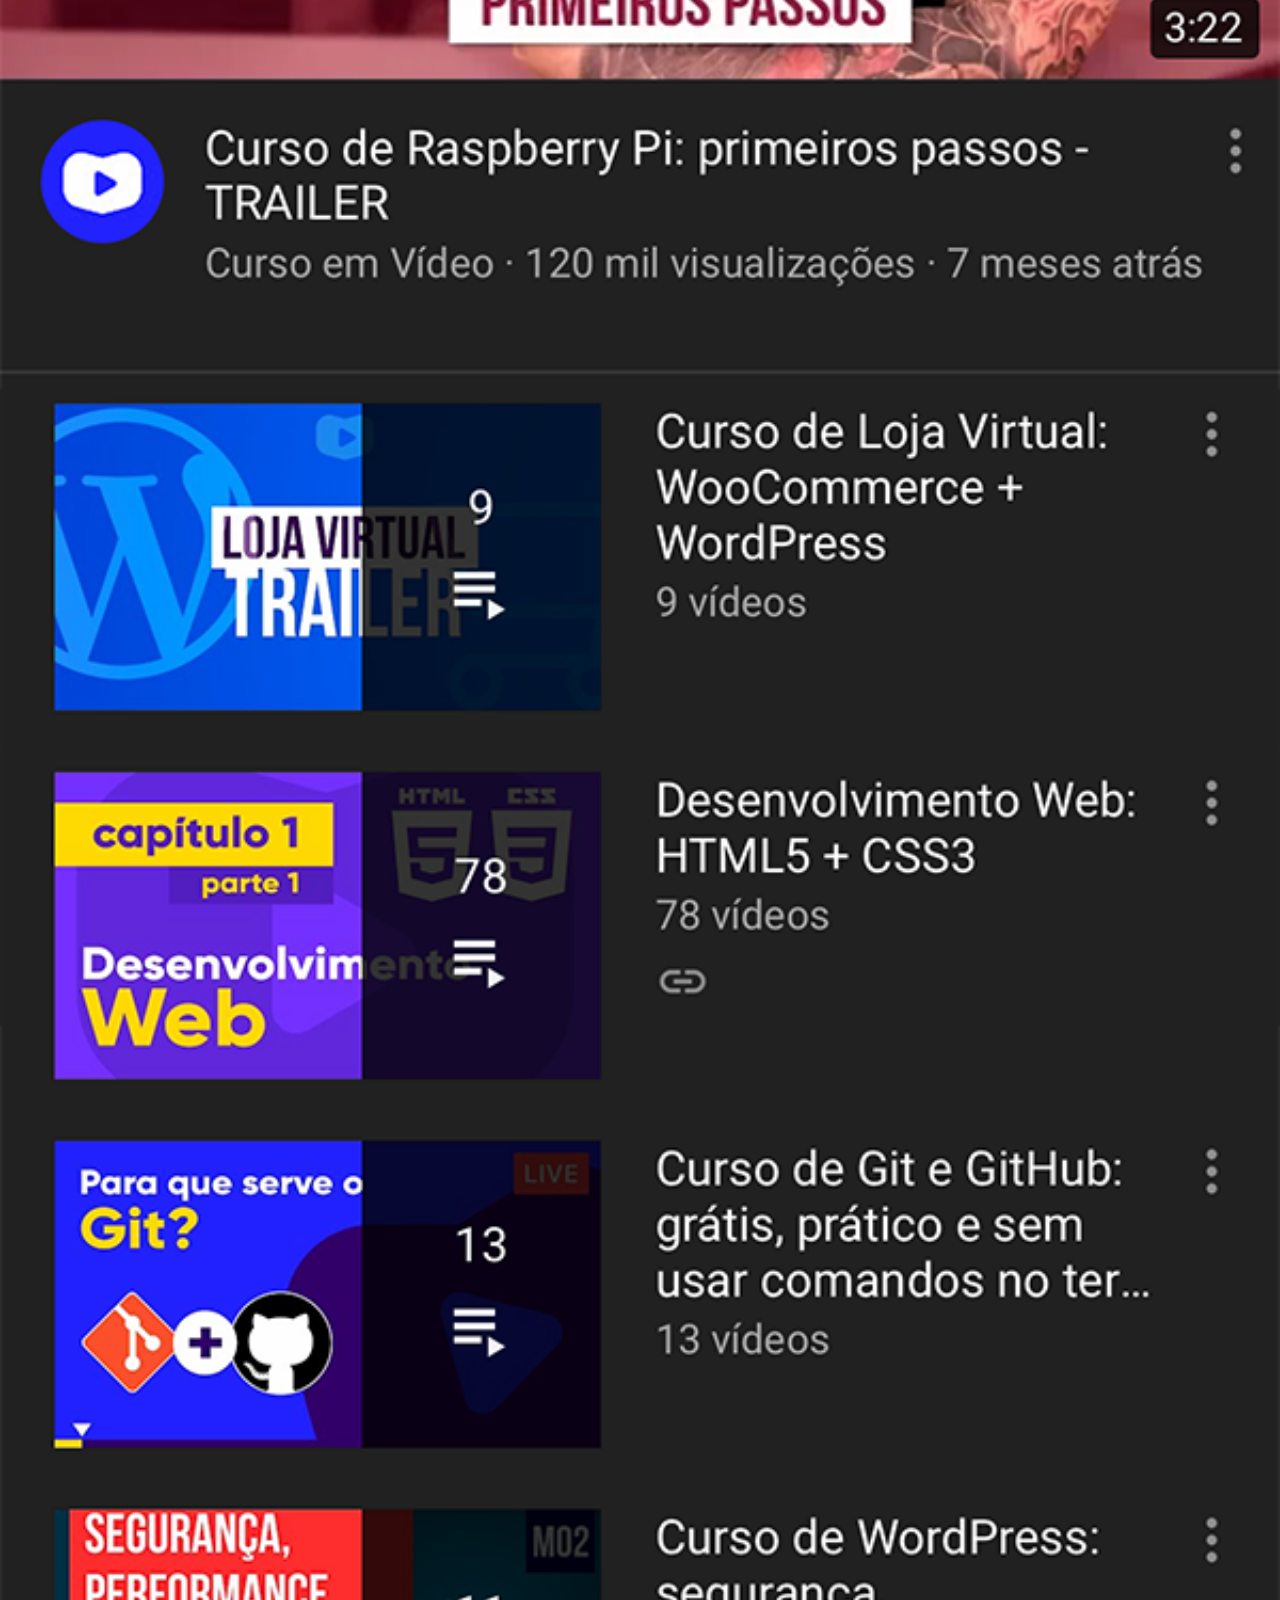
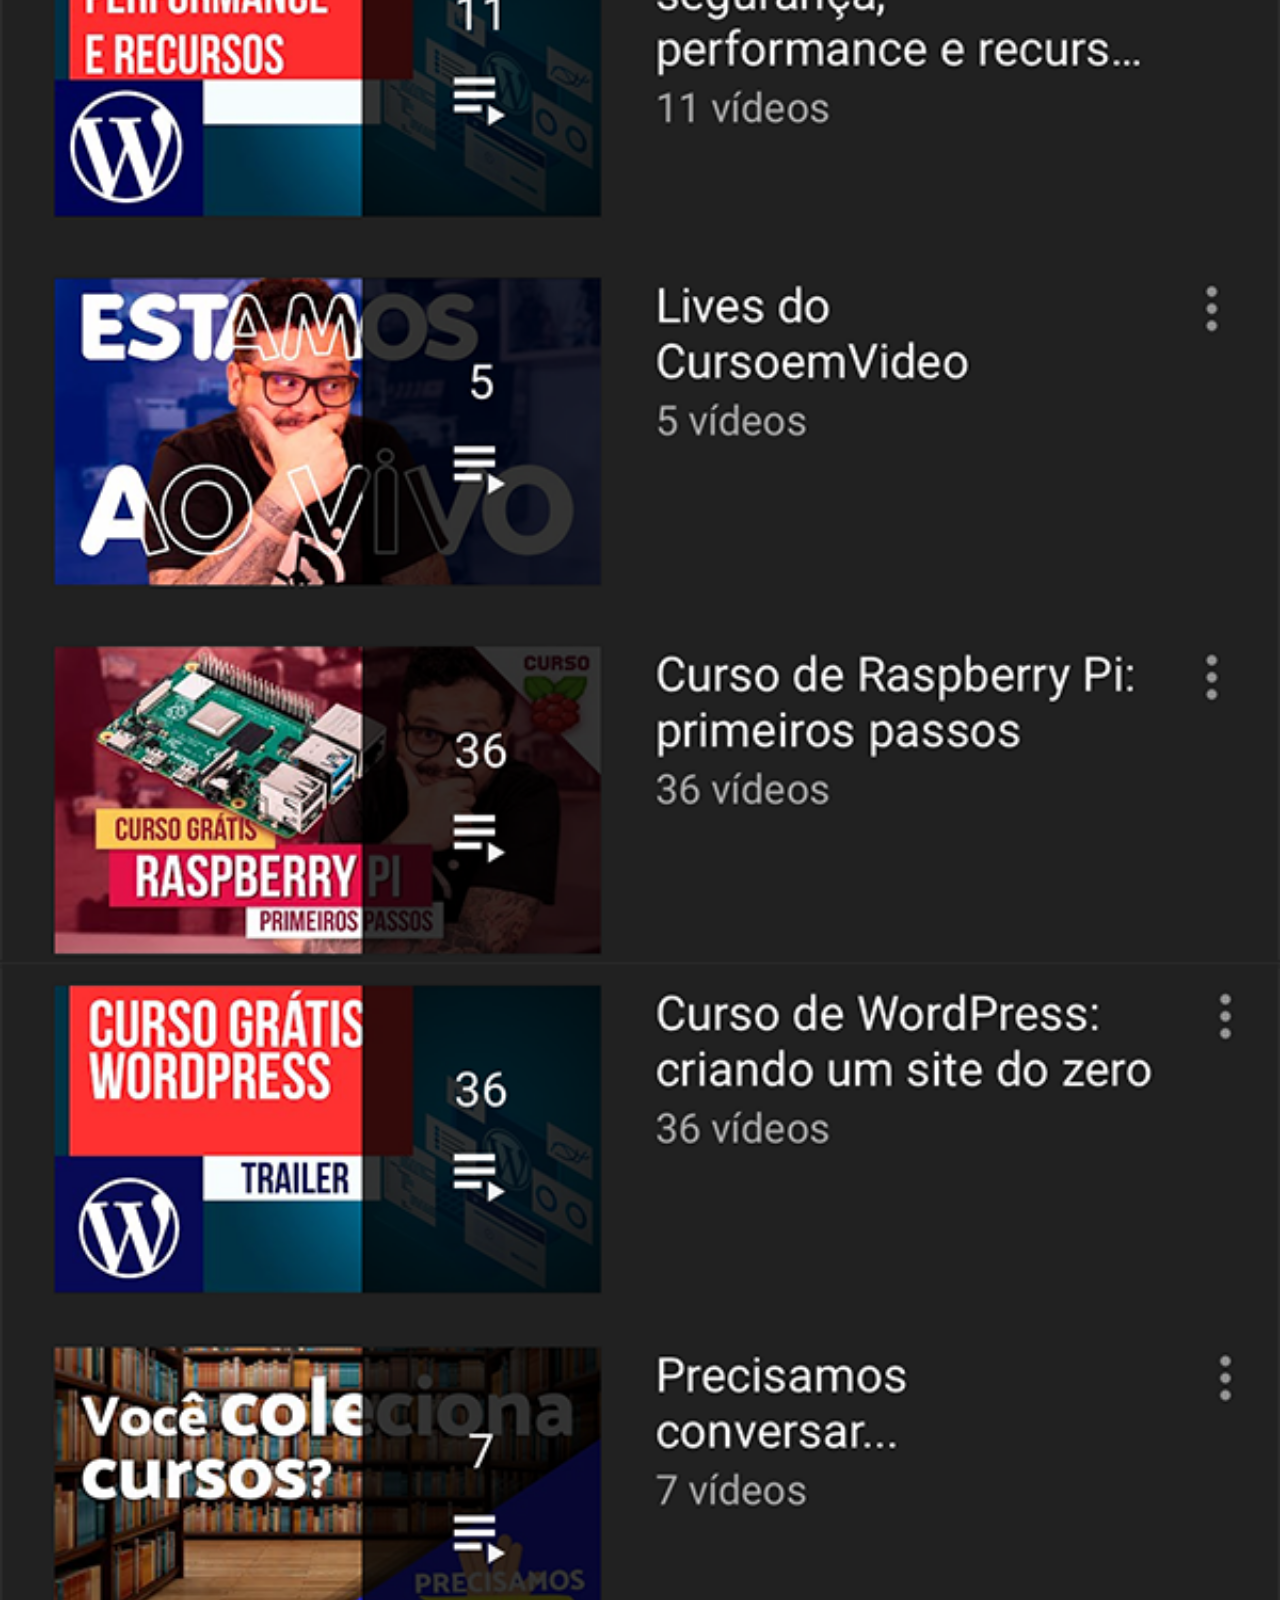
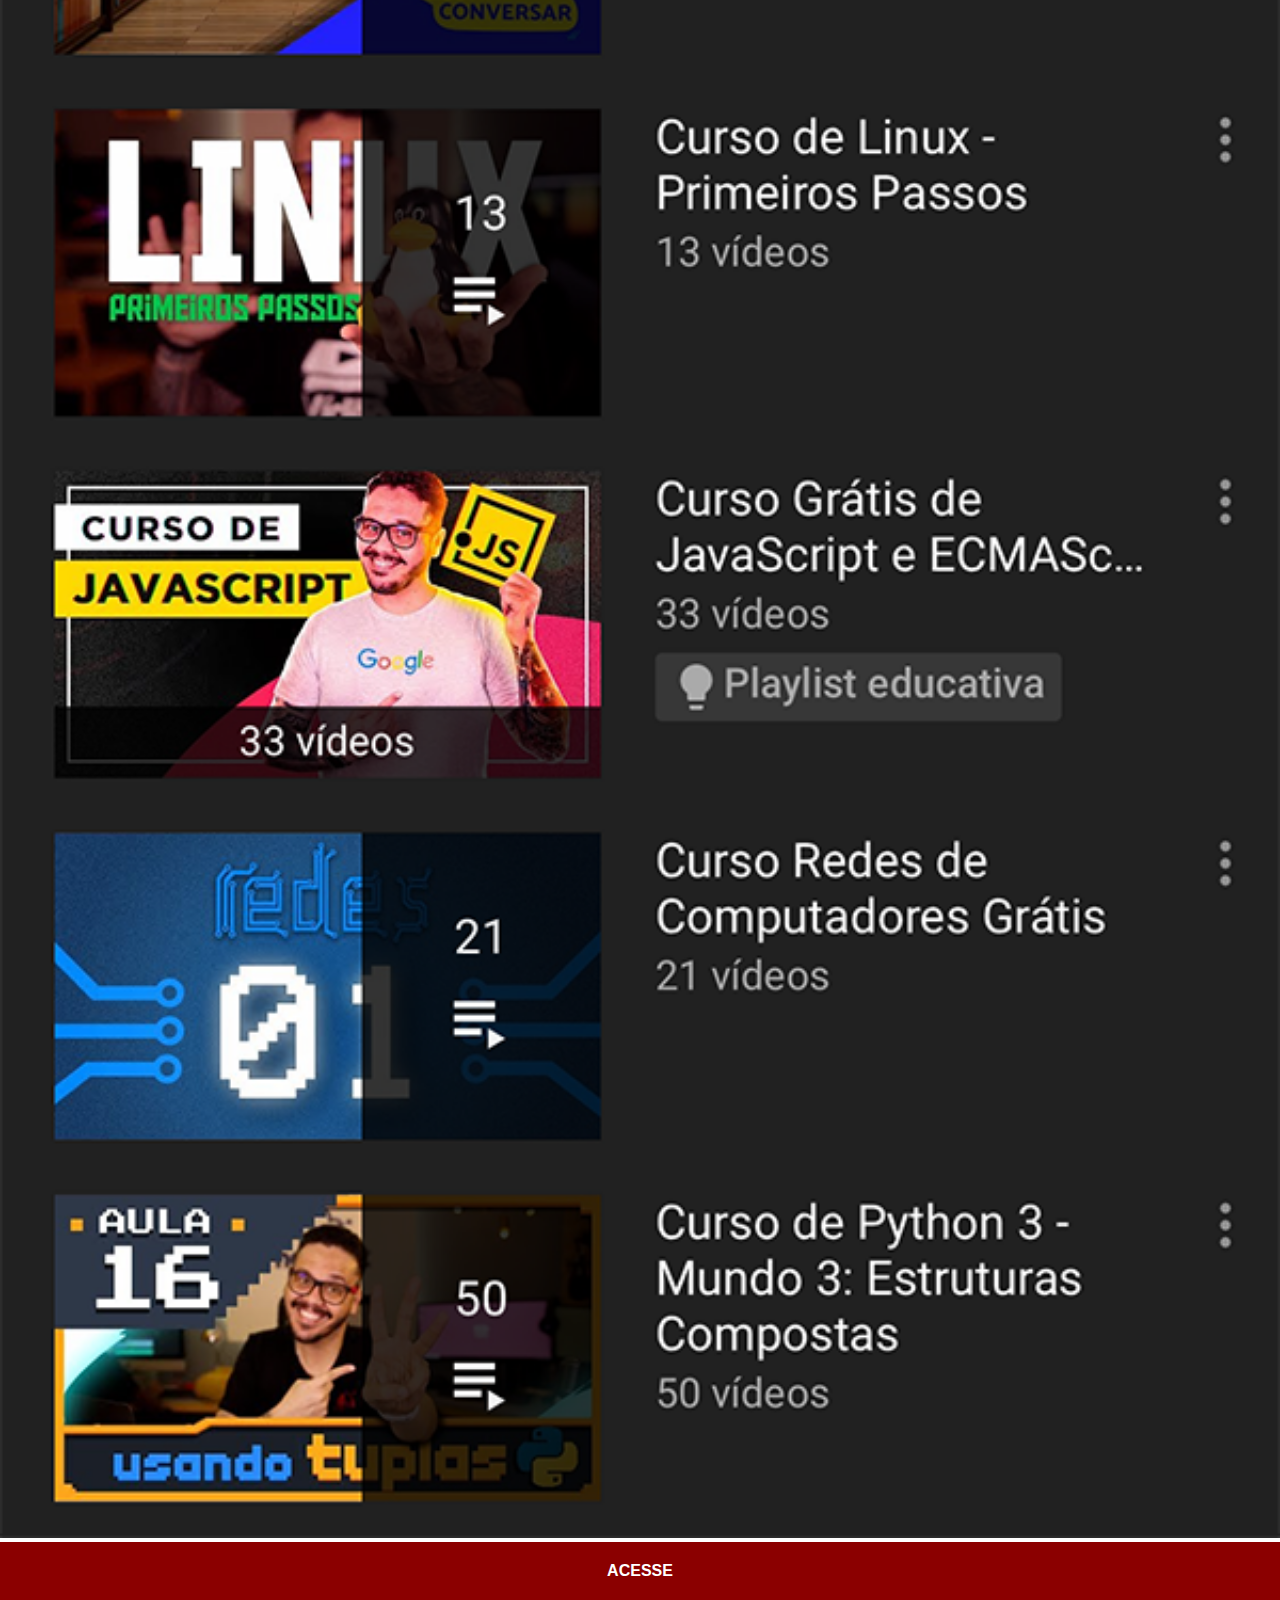
<file: youtube.html>
<!DOCTYPE html>
<html lang="pt-br">
<head>
    <meta charset="UTF-8">
    <meta name="viewport" content="width=device-width, initial-scale=1.0">
    <title>Youtube</title>
    <link rel="stylesheet" href="styles/social.css">
</head>
<body>
    <img src="imagens/tela-youtube.png" alt="Youtube"> <a href="https://www.youtube.com/c/CursoemV%C3%ADdeo" target="_blank">ACESSE</a>
</body>
</html>
</file>
<file: styles/style.css>
@charset "UTF-8";

* {
    margin: 0px;
    padding: 0px;
    font-family: Arial, Helvetica, sans-serif;
}

html, body {
    height: 100vh;
    width: 100vw;
    background-color: black;
}

body {
    background: url('../imagens/fundo-madeira.jpg') no-repeat top center;
    background-size: cover;
    background-attachment: fixed;
}

main {
    position: relative;
    height: 100vh;
}

section#telefone {
    position: absolute;
    top: 50%;
    left: 50%;
    transform: translate(-50%, -50%);    

    height: 627px;
    width: 311px;
    background: url('../imagens/frame-iphone.png') no-repeat;
}

iframe#tela {
    position: relative;
    top: 80px;
    left: 22px;
    width: 267px;
    height: 471px;
}

section#redes-sociais {
    text-align: right;
}

section#redes-sociais img{
    width: 50px;
    margin: 10px;
    border-radius: 50%;
    box-shadow: 2px 2px 5px rgba(0, 0, 0, 0.403);
    box-sizing: border-box;
}

section#redes-sociais img:hover {
    border: 2px solid rgba(255, 255, 255, 0.425);
    transform: translate(-3px, -3px);
    box-shadow: 5px 5px 10px rgba(0, 0, 0, 0.427);
    transition: transform .5s;
}
</file>
<file: styles/social.css>
* {
    margin: 0px;
    padding: 0px;
    font-family: Arial, Helvetica, sans-serif;
}
img {
    width: 100vw;
}

::-webkit-scrollbar {
    width: 0px;
    height: 0px;
}

a {
    display: block;
    background-color: darkred;
    color: white;
    padding: 20px;
    text-align: center;
    font-weight: bolder;
    text-decoration: none;            
}
a:hover {
    background-color: red;
}
</file>
